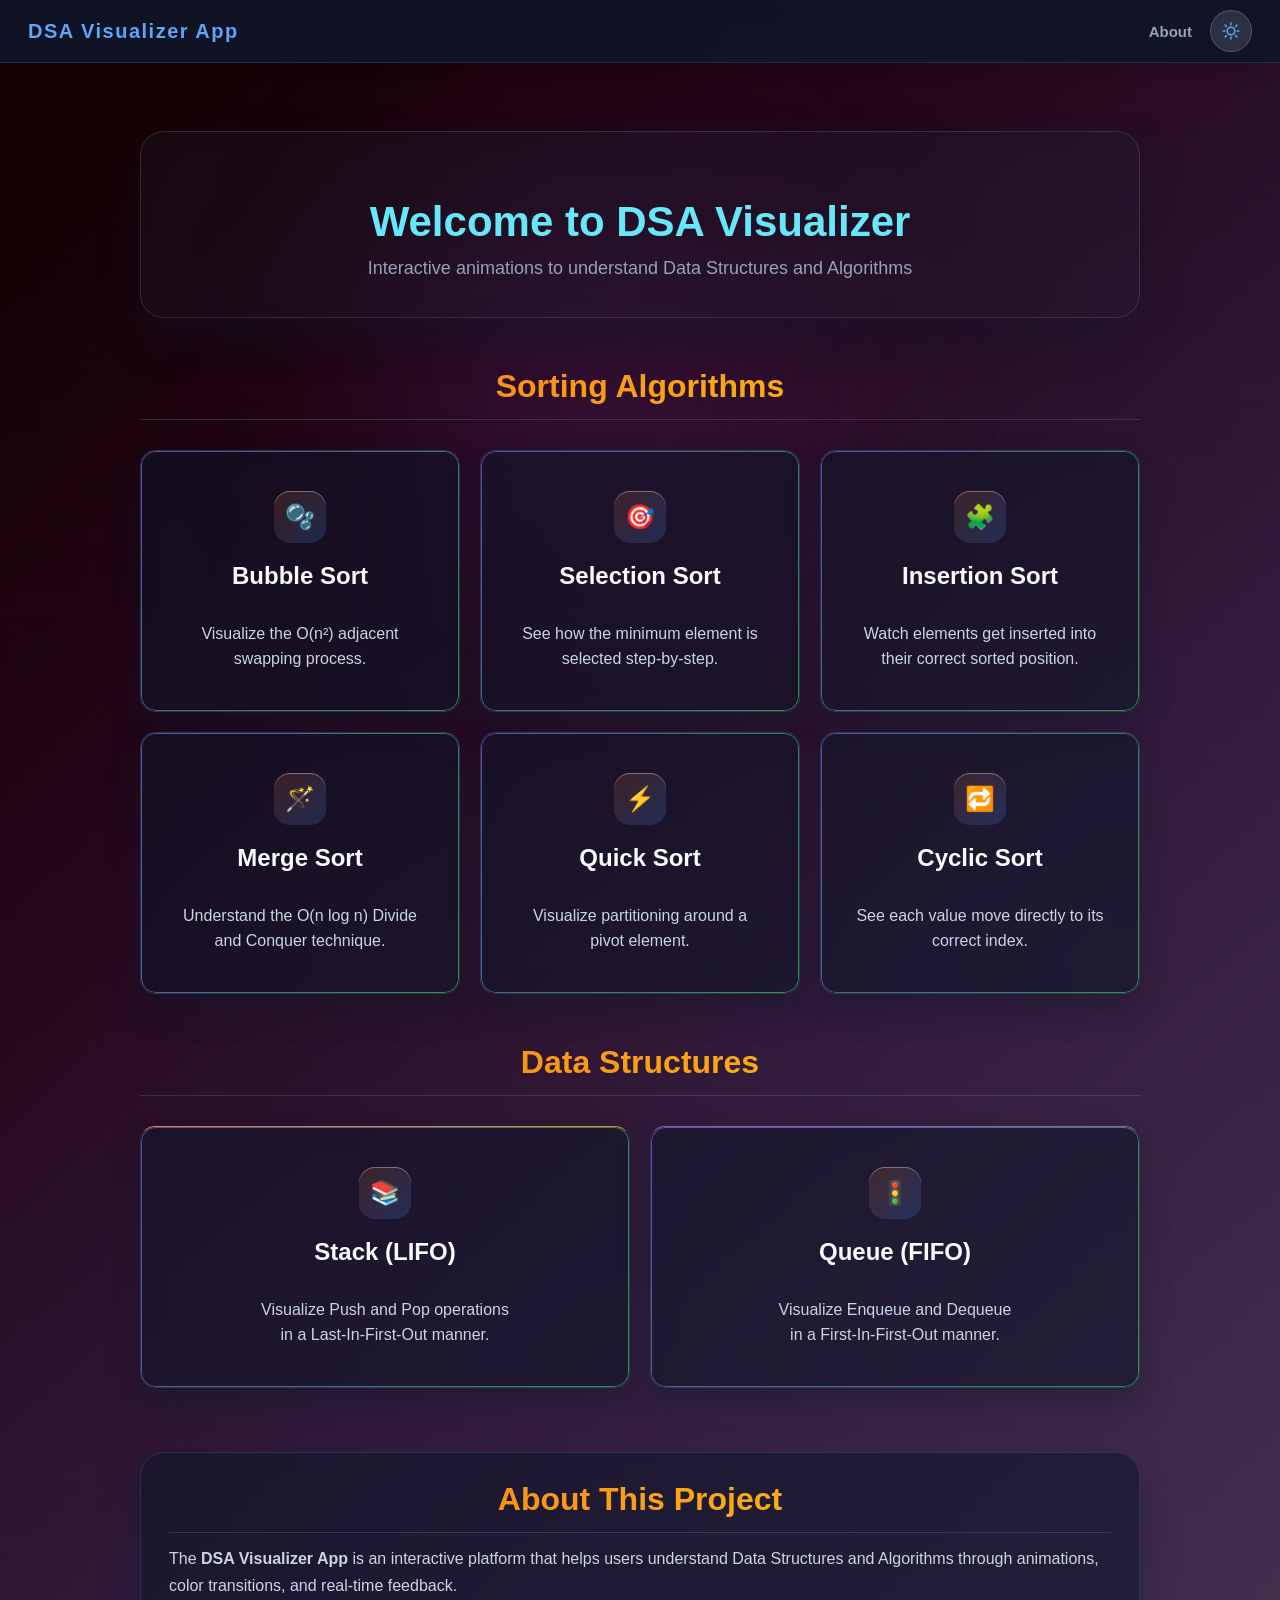
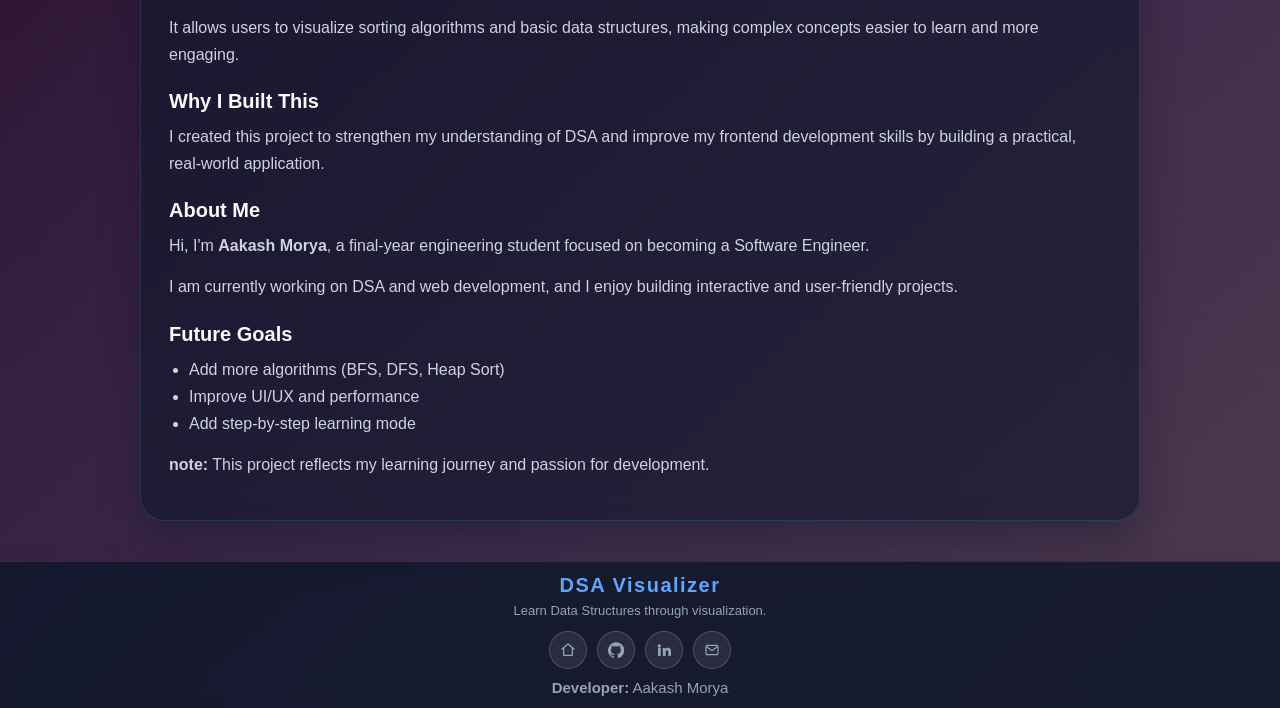
<file: index.html>
<!DOCTYPE html>
<html lang="en">
<head>
    <meta charset="UTF-8">
    <meta name="viewport" content="width=device-width, initial-scale=1.0">
    <title>DSA Visualizer Master</title>
    
    <link rel="stylesheet" href="global-theme.css">
    <link rel="stylesheet" href="style.css">
    
</head>
<body class="dark-mode">
    <nav class="navbar">
        <a class="nav-brand" href="index.html">DSA Visualizer App</a>
        <div class="nav-actions">
            <a class="nav-link" href="#about">About</a>
            <button class="theme-toggle" id="theme-toggle" type="button">Light Mode</button>
        </div>
    </nav>

    <div class="container">
        <header class="hero">
            <h1>Welcome to DSA Visualizer</h1>
            <p>Interactive animations to understand Data Structures and Algorithms</p>
        </header>

        <h2 class="section-title" id="visualizers">Sorting Algorithms</h2>
        <div class="grid">
            <a href="Bubble sort/Bubble_idx.html" class="card">
                <div class="icon-wrapper">
                    <div class="card-icon" aria-hidden="true">🫧</div>
                    <span class="tooltip">Open Bubble Sort Visualizer</span>
                </div>
                <h3>Bubble Sort</h3>
                <p>Visualize the O(n²) adjacent swapping process.</p>
            </a>
            <a href="Selection sort/selection.html" class="card">
                <div class="icon-wrapper">
                    <div class="card-icon" aria-hidden="true">🎯</div>
                    <span class="tooltip">Open Selection Sort Visualizer</span>
                </div>
                <h3>Selection Sort</h3>
                <p>See how the minimum element is selected step-by-step.</p>
            </a>
            <a href="insertion sort/insertion.html" class="card">
                <div class="icon-wrapper">
                    <div class="card-icon" aria-hidden="true">🧩</div>
                    <span class="tooltip">Open Insertion Sort Visualizer</span>
                </div>
                <h3>Insertion Sort</h3>
                <p>Watch elements get inserted into their correct sorted position.</p>
            </a>
            <a href="merge sort/merge.html" class="card">
                <div class="icon-wrapper">
                    <div class="card-icon" aria-hidden="true">🪄</div>
                    <span class="tooltip">Open Merge Sort Visualizer</span>
                </div>
                <h3>Merge Sort</h3>
                <p>Understand the O(n log n) Divide and Conquer technique.</p>
            </a>
            <a href="Quick sort/quick.html" class="card">
                <div class="icon-wrapper">
                    <div class="card-icon" aria-hidden="true">⚡</div>
                    <span class="tooltip">Open Quick Sort Visualizer</span>
                </div>
                <h3>Quick Sort</h3>
                <p>Visualize partitioning around a pivot element.</p>
            </a>
            <a href="Cyclic sort/cyclic.html" class="card">
                <div class="icon-wrapper">
                    <div class="card-icon" aria-hidden="true">🔁</div>
                    <span class="tooltip">Open Cyclic Sort Visualizer</span>
                </div>
                <h3>Cyclic Sort</h3>
                <p>See each value move directly to its correct index.</p>
            </a>
        </div>

        <h2 class="section-title" style="margin-top: 50px;">Data Structures</h2>
        <div class="grid">
            <a href="Stack/stack.html" class="card" style="border-top-color: #e67e22;">
                <div class="icon-wrapper">
                    <div class="card-icon" aria-hidden="true">📚</div>
                    <span class="tooltip">Open Stack Visualizer</span>
                </div>
                <h3>Stack (LIFO)</h3>
                <p>Visualize Push and Pop operations in a Last-In-First-Out manner.</p>
            </a>
            <a href="Queue/queue.html" class="card" style="border-top-color: #9b59b6;">
                <div class="icon-wrapper">
                    <div class="card-icon" aria-hidden="true">🚦</div>
                    <span class="tooltip">Open Queue Visualizer</span>
                </div>
                <h3>Queue (FIFO)</h3>
                <p>Visualize Enqueue and Dequeue in a First-In-First-Out manner.</p>
            </a>
        </div>

        <section class="about-panel" id="about">
            <h2 class="section-title">About This Project</h2>
            <p>
                The <strong>DSA Visualizer App</strong> is an interactive platform that helps users understand Data Structures and Algorithms through animations, color transitions, and real-time feedback.
            </p>
            <p>
                It allows users to visualize sorting algorithms and basic data structures, making complex concepts easier to learn and more engaging.
            </p>

            <h3>Why I Built This</h3>
            <p>
                I created this project to strengthen my understanding of DSA and improve my frontend development skills by building a practical, real-world application.
            </p>

            <h3>About Me</h3>
            <p>
                Hi, I'm <strong>Aakash Morya</strong>, a final-year engineering student focused on becoming a Software Engineer.
            </p>
            <p>
                I am currently working on DSA and web development, and I enjoy building interactive and user-friendly projects.
            </p>

            <h3>Future Goals</h3>
            <ul>
                <li>Add more algorithms (BFS, DFS, Heap Sort)</li>
                <li>Improve UI/UX and performance</li>
                <li>Add step-by-step learning mode</li>
            </ul>

            <p>
                <strong>note:</strong> This project reflects my learning journey and passion for development.
            </p>
        </section>
    </div>

    <footer class="footer">
        <div class="footer-simple">
            <div class="footer-row footer-row-brand">
                <a class="footer-brand" href="index.html">DSA Visualizer</a>
                <p class="footer-text">Learn Data Structures through visualization.</p>
            </div>

            <div class="footer-row footer-row-icons">
                <a class="footer-icon-link" href="index.html" aria-label="Home" title="Home">
                    <svg viewBox="0 0 24 24" aria-hidden="true" fill="none" stroke="currentColor" stroke-width="1.9" stroke-linecap="round" stroke-linejoin="round">
                        <path d="M3 10.5 12 3l9 7.5"></path>
                        <path d="M5.5 9.5V20h13V9.5"></path>
                    </svg>
                </a>
                <a class="footer-icon-link" href="https://github.com/optimisticaakash/DSA-VISUALIZER-APP" target="_blank" rel="noreferrer" aria-label="GitHub" title="GitHub">
                    <svg viewBox="0 0 24 24" aria-hidden="true" fill="currentColor">
                        <path d="M12 .5a12 12 0 0 0-3.79 23.39c.6.11.82-.26.82-.58v-2.03c-3.34.73-4.04-1.42-4.04-1.42-.55-1.38-1.33-1.75-1.33-1.75-1.08-.74.08-.72.08-.72 1.2.08 1.83 1.22 1.83 1.22 1.06 1.83 2.79 1.3 3.47 1 .11-.78.42-1.31.76-1.61-2.66-.3-5.46-1.33-5.46-5.9 0-1.3.46-2.36 1.22-3.2-.12-.3-.53-1.52.12-3.16 0 0 .99-.32 3.24 1.22a11.2 11.2 0 0 1 5.9 0c2.24-1.54 3.23-1.22 3.23-1.22.66 1.64.25 2.86.12 3.16.76.84 1.22 1.9 1.22 3.2 0 4.58-2.8 5.6-5.47 5.9.43.37.81 1.1.81 2.22v3.29c0 .32.21.7.82.58A12 12 0 0 0 12 .5Z"></path>
                    </svg>
                </a>
                <a class="footer-icon-link" href="https://www.linkedin.com/in/aakash-morya-24767926a/" aria-label="LinkedIn" title="LinkedIn">
                    <svg viewBox="0 0 24 24" aria-hidden="true" fill="currentColor">
                        <path d="M4.98 3.5A2.48 2.48 0 1 0 5 8.46 2.48 2.48 0 0 0 4.98 3.5ZM3 9h4v12H3Zm7 0h3.83v1.64h.05c.53-1 1.84-2.05 3.79-2.05 4.05 0 4.8 2.66 4.8 6.11V21h-4v-5.56c0-1.33-.03-3.04-1.85-3.04-1.86 0-2.15 1.45-2.15 2.95V21h-4Z"></path>
                    </svg>
                </a>
                <a class="footer-icon-link" href="mailto:aakashmoryavipno1@gmail.com" aria-label="Email" title="Email">
                    <svg viewBox="0 0 24 24" aria-hidden="true" fill="none" stroke="currentColor" stroke-width="1.8" stroke-linecap="round" stroke-linejoin="round">
                        <rect x="3" y="5" width="18" height="14" rx="2"></rect>
                        <path d="m4 7 8 6 8-6"></path>
                    </svg>
                </a>
            </div>

            <div class="footer-row footer-row-developer">
                <p><strong>Developer:</strong> Aakash Morya</p>
            </div>
        </div>
    </footer>
    <script src="theme.js"></script>
</body>
</html>
</file>
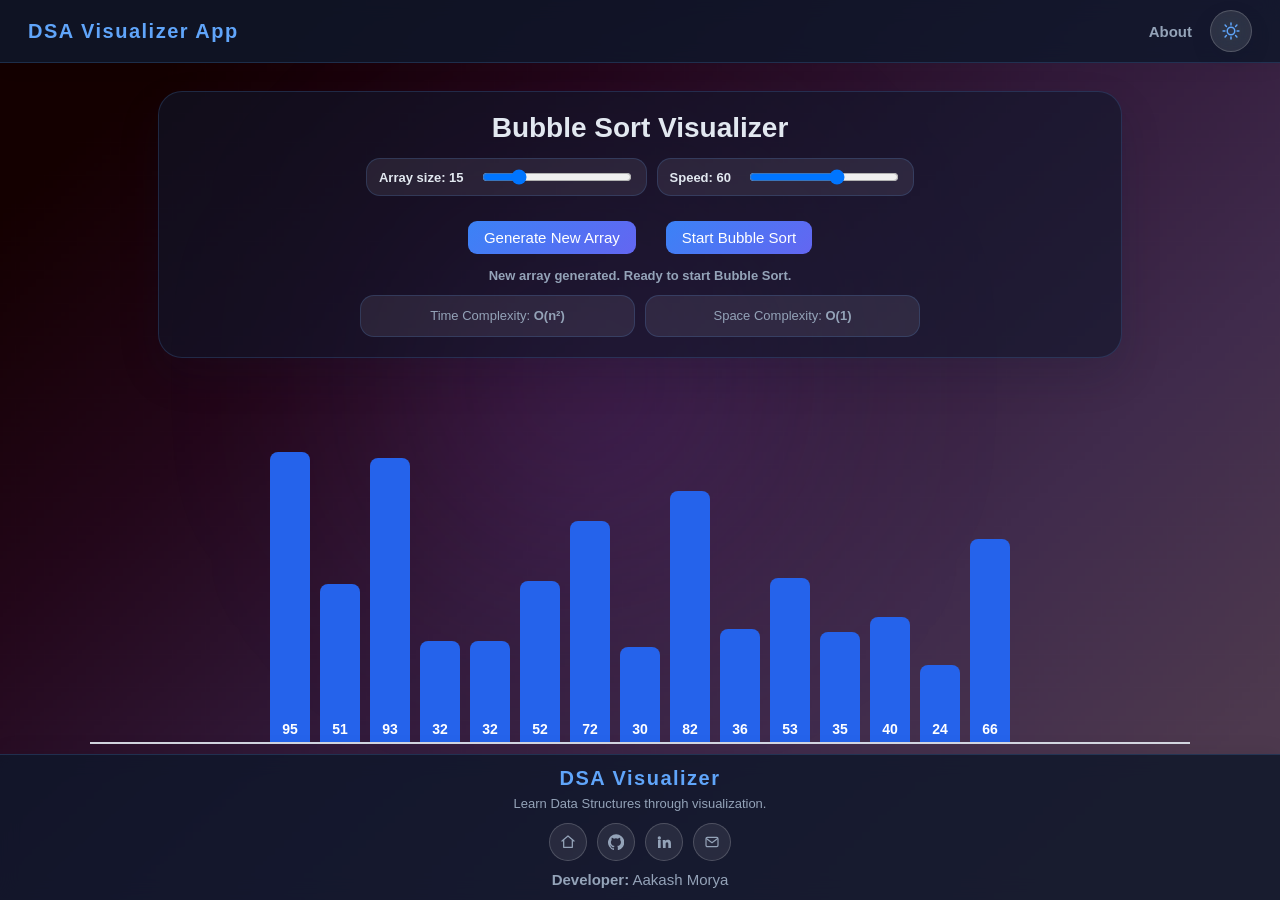
<file: Bubble sort/Bubble_idx.html>
<!DOCTYPE html>
<html lang="en">
<head>
    <meta charset="UTF-8">
    <meta name="viewport" content="width=device-width, initial-scale=1.0">
    <title>Bubble Sort Visualizer</title>
    <link rel="stylesheet" href="../global-theme.css">
    <link rel="stylesheet" href="Bubble_cs.css">
</head>
<body>
    <nav class="navbar">
        <a class="nav-brand" href="../index.html">DSA Visualizer App</a>
        <div class="nav-actions">
            <a class="nav-link" href="../index.html#about">About</a>
            <button class="theme-toggle" id="theme-toggle" type="button">Light Mode</button>
        </div>
    </nav>
    <div class="header">
        <h1>Bubble Sort Visualizer</h1>
        <div class="controls">
            <div class="slider-container">
                <label for="size-slider">Array size: 
                    <span id = "size-value">15</span>
                </label>
                <input type="range" id = "size-slider" min = "5" max = "50" value = "15">
            </div>
            <div class="slider-container">
                <label for="speed-slider">Speed:
                    <span id="speed-value">60</span>
                </label>
                <input type="range" id="speed-slider" min="1" max="100" value="60">
            </div>
            <div class="action-row">
                <button id="generate-btn">Generate New Array</button>
                <button id="sort-btn">Start Bubble Sort</button>
            </div>
        </div>
        <p class="status-line" id="status-text">Ready to visualize Bubble Sort.</p>
        <div class="meta-grid">
            <div class="meta-card">Time Complexity: <strong>O(n²)</strong></div>
            <div class="meta-card">Space Complexity: <strong>O(1)</strong></div>
        </div>
    </div>
    
    <div id="array-container"></div>

    <footer class="footer">
        <div class="footer-simple">
            <div class="footer-row footer-row-brand">
                <a class="footer-brand" href="../index.html">DSA Visualizer</a>
                <p class="footer-text">Learn Data Structures through visualization.</p>
            </div>

            <div class="footer-row footer-row-icons">
                <a class="footer-icon-link" href="../index.html" aria-label="Home" title="Home">
                    <svg viewBox="0 0 24 24" aria-hidden="true" fill="none" stroke="currentColor" stroke-width="1.9" stroke-linecap="round" stroke-linejoin="round">
                        <path d="M3 10.5 12 3l9 7.5"></path>
                        <path d="M5.5 9.5V20h13V9.5"></path>
                    </svg>
                </a>
                <a class="footer-icon-link" href="https://github.com/" target="_blank" rel="noreferrer" aria-label="GitHub" title="GitHub">
                    <svg viewBox="0 0 24 24" aria-hidden="true" fill="currentColor">
                        <path d="M12 .5a12 12 0 0 0-3.79 23.39c.6.11.82-.26.82-.58v-2.03c-3.34.73-4.04-1.42-4.04-1.42-.55-1.38-1.33-1.75-1.33-1.75-1.08-.74.08-.72.08-.72 1.2.08 1.83 1.22 1.83 1.22 1.06 1.83 2.79 1.3 3.47 1 .11-.78.42-1.31.76-1.61-2.66-.3-5.46-1.33-5.46-5.9 0-1.3.46-2.36 1.22-3.2-.12-.3-.53-1.52.12-3.16 0 0 .99-.32 3.24 1.22a11.2 11.2 0 0 1 5.9 0c2.24-1.54 3.23-1.22 3.23-1.22.66 1.64.25 2.86.12 3.16.76.84 1.22 1.9 1.22 3.2 0 4.58-2.8 5.6-5.47 5.9.43.37.81 1.1.81 2.22v3.29c0 .32.21.7.82.58A12 12 0 0 0 12 .5Z"></path>
                    </svg>
                </a>
                <a class="footer-icon-link" href="#" aria-label="LinkedIn" title="LinkedIn">
                    <svg viewBox="0 0 24 24" aria-hidden="true" fill="currentColor">
                        <path d="M4.98 3.5A2.48 2.48 0 1 0 5 8.46 2.48 2.48 0 0 0 4.98 3.5ZM3 9h4v12H3Zm7 0h3.83v1.64h.05c.53-1 1.84-2.05 3.79-2.05 4.05 0 4.8 2.66 4.8 6.11V21h-4v-5.56c0-1.33-.03-3.04-1.85-3.04-1.86 0-2.15 1.45-2.15 2.95V21h-4Z"></path>
                    </svg>
                </a>
                <a class="footer-icon-link" href="mailto:your-email@example.com" aria-label="Email" title="Email">
                    <svg viewBox="0 0 24 24" aria-hidden="true" fill="none" stroke="currentColor" stroke-width="1.8" stroke-linecap="round" stroke-linejoin="round">
                        <rect x="3" y="5" width="18" height="14" rx="2"></rect>
                        <path d="m4 7 8 6 8-6"></path>
                    </svg>
                </a>
            </div>

            <div class="footer-row footer-row-developer">
                <p><strong>Developer:</strong> Aakash Morya</p>
            </div>
        </div>
    </footer>

    <script src="../theme.js"></script>
    <script src="../audio.js"></script>
    <script src="bubble_st.js"></script>
</body>
</html>
</file>
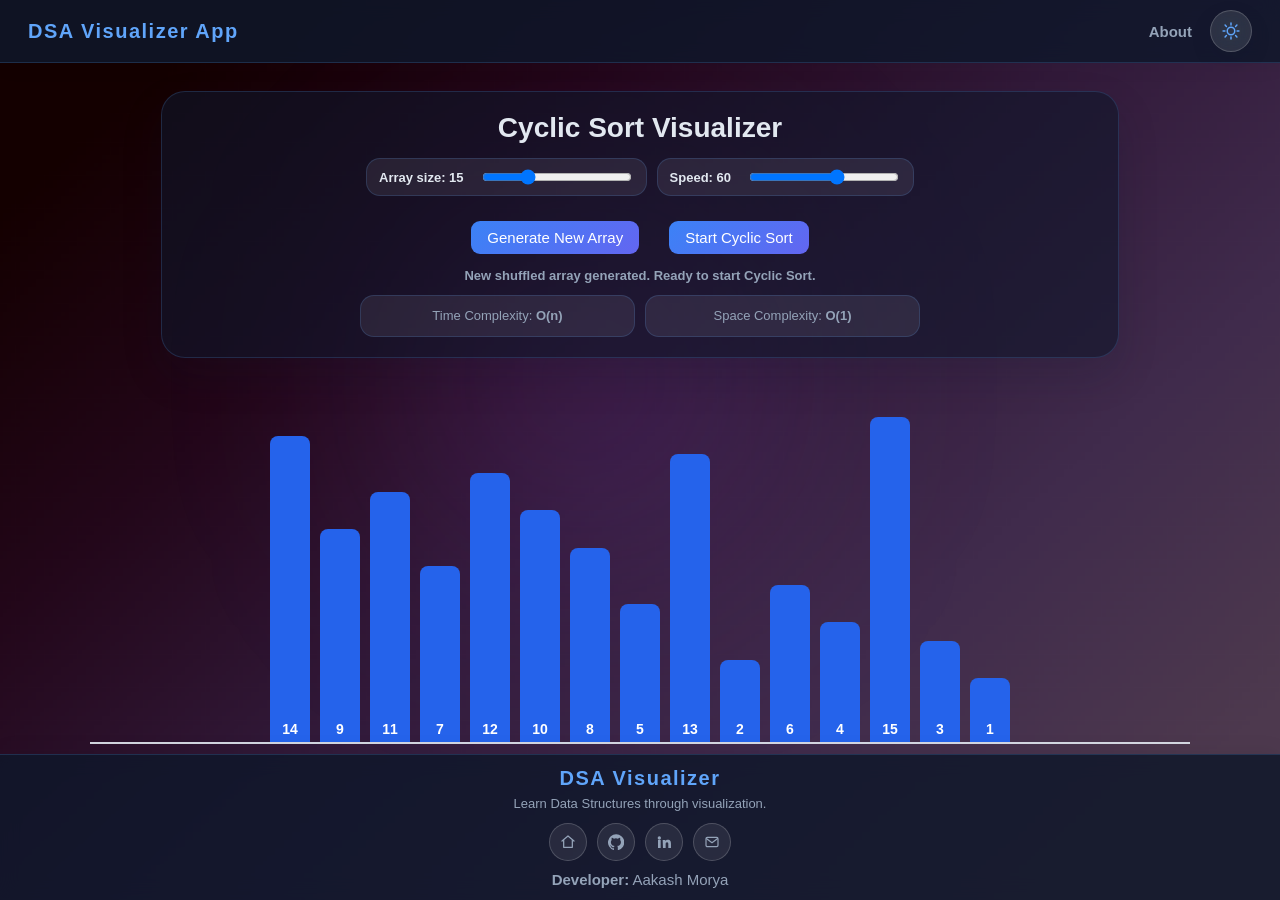
<file: Cyclic sort/cyclic.html>
<!DOCTYPE html>
<html lang="en">
<head>
    <meta charset="UTF-8">
    <meta name="viewport" content="width=device-width, initial-scale=1.0">
    <title>Cyclic Sort Visualizer</title>
    <link rel="stylesheet" href="../global-theme.css">
    <link rel="stylesheet" href="cyclic.css">
</head>
<body>
    <nav class="navbar">
        <a class="nav-brand" href="../index.html">DSA Visualizer App</a>
        <div class="nav-actions">
            <a class="nav-link" href="../index.html#about">About</a>
            <button class="theme-toggle" id="theme-toggle" type="button">Light Mode</button>
        </div>
    </nav>
    <div class="header">
        <h1>Cyclic Sort Visualizer</h1>
        <div class="controls">
            <div class="slider-container">
                <label for="size-slider">Array size:
                    <span id="size-value">15</span>
                </label>
                <input type="range" id="size-slider" min="5" max="40" value="15">
            </div>
            <div class="slider-container">
                <label for="speed-slider">Speed:
                    <span id="speed-value">60</span>
                </label>
                <input type="range" id="speed-slider" min="1" max="100" value="60">
            </div>
            <div class="action-row">
                <button id="generate-btn">Generate New Array</button>
                <button id="sort-btn">Start Cyclic Sort</button>
            </div>
        </div>
        <p class="status-line" id="status-text">Ready to visualize Cyclic Sort with values from 1 to n.</p>
        <div class="meta-grid">
            <div class="meta-card">Time Complexity: <strong>O(n)</strong></div>
            <div class="meta-card">Space Complexity: <strong>O(1)</strong></div>
        </div>
    </div>

    <div id="array-container"></div>

    <footer class="footer">
        <div class="footer-simple">
            <div class="footer-row footer-row-brand">
                <a class="footer-brand" href="../index.html">DSA Visualizer</a>
                <p class="footer-text">Learn Data Structures through visualization.</p>
            </div>

            <div class="footer-row footer-row-icons">
                <a class="footer-icon-link" href="../index.html" aria-label="Home" title="Home">
                    <svg viewBox="0 0 24 24" aria-hidden="true" fill="none" stroke="currentColor" stroke-width="1.9" stroke-linecap="round" stroke-linejoin="round">
                        <path d="M3 10.5 12 3l9 7.5"></path>
                        <path d="M5.5 9.5V20h13V9.5"></path>
                    </svg>
                </a>
                <a class="footer-icon-link" href="https://github.com/" target="_blank" rel="noreferrer" aria-label="GitHub" title="GitHub">
                    <svg viewBox="0 0 24 24" aria-hidden="true" fill="currentColor">
                        <path d="M12 .5a12 12 0 0 0-3.79 23.39c.6.11.82-.26.82-.58v-2.03c-3.34.73-4.04-1.42-4.04-1.42-.55-1.38-1.33-1.75-1.33-1.75-1.08-.74.08-.72.08-.72 1.2.08 1.83 1.22 1.83 1.22 1.06 1.83 2.79 1.3 3.47 1 .11-.78.42-1.31.76-1.61-2.66-.3-5.46-1.33-5.46-5.9 0-1.3.46-2.36 1.22-3.2-.12-.3-.53-1.52.12-3.16 0 0 .99-.32 3.24 1.22a11.2 11.2 0 0 1 5.9 0c2.24-1.54 3.23-1.22 3.23-1.22.66 1.64.25 2.86.12 3.16.76.84 1.22 1.9 1.22 3.2 0 4.58-2.8 5.6-5.47 5.9.43.37.81 1.1.81 2.22v3.29c0 .32.21.7.82.58A12 12 0 0 0 12 .5Z"></path>
                    </svg>
                </a>
                <a class="footer-icon-link" href="#" aria-label="LinkedIn" title="LinkedIn">
                    <svg viewBox="0 0 24 24" aria-hidden="true" fill="currentColor">
                        <path d="M4.98 3.5A2.48 2.48 0 1 0 5 8.46 2.48 2.48 0 0 0 4.98 3.5ZM3 9h4v12H3Zm7 0h3.83v1.64h.05c.53-1 1.84-2.05 3.79-2.05 4.05 0 4.8 2.66 4.8 6.11V21h-4v-5.56c0-1.33-.03-3.04-1.85-3.04-1.86 0-2.15 1.45-2.15 2.95V21h-4Z"></path>
                    </svg>
                </a>
                <a class="footer-icon-link" href="mailto:your-email@example.com" aria-label="Email" title="Email">
                    <svg viewBox="0 0 24 24" aria-hidden="true" fill="none" stroke="currentColor" stroke-width="1.8" stroke-linecap="round" stroke-linejoin="round">
                        <rect x="3" y="5" width="18" height="14" rx="2"></rect>
                        <path d="m4 7 8 6 8-6"></path>
                    </svg>
                </a>
            </div>

            <div class="footer-row footer-row-developer">
                <p><strong>Developer:</strong> Aakash Morya</p>
            </div>
        </div>
    </footer>

    <script src="../theme.js"></script>
    <script src="../audio.js"></script>
    <script src="cyclic.js"></script>
</body>
</html>
</file>
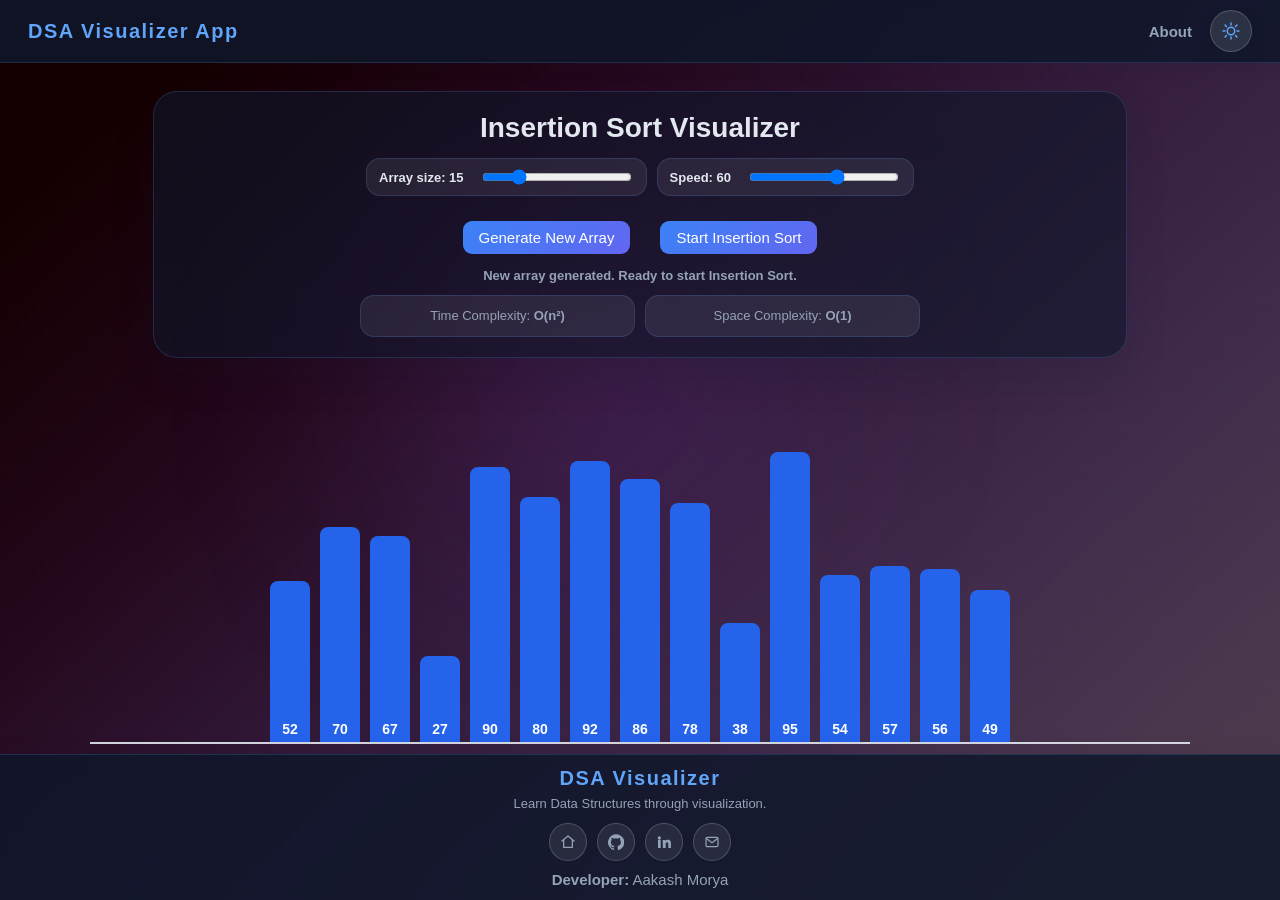
<file: insertion sort/insertion.html>
<!DOCTYPE html>
<html lang="en">
<head>
    <meta charset="UTF-8">
    <meta name="viewport" content="width=device-width, initial-scale=1.0">
    <title>Insertion Sort Visualizer</title>
    <link rel="stylesheet" href="../global-theme.css">
    <link rel="stylesheet" href="insertion.css">
</head>
<body>
    <nav class="navbar">
        <a class="nav-brand" href="../index.html">DSA Visualizer App</a>
        <div class="nav-actions">
            <a class="nav-link" href="../index.html#about">About</a>
            <button class="theme-toggle" id="theme-toggle" type="button">Light Mode</button>
        </div>
    </nav>
    <div class="header">
        <h1>Insertion Sort Visualizer</h1>
        <div class="controls">
            <div class="slider-container">
                <label for="size-slider">Array size: 
                    <span id = "size-value">15</span>
                </label>
                <input type="range" id = "size-slider" min = "5" max = "50" value = "15">
            </div>
            <div class="slider-container">
                <label for="speed-slider">Speed:
                    <span id="speed-value">60</span>
                </label>
                <input type="range" id="speed-slider" min="1" max="100" value="60">
            </div>
            <div class="action-row">
                <button id="generate-btn">Generate New Array</button>
                <button id="sort-btn">Start Insertion Sort</button>
            </div>
        </div>
        <p class="status-line" id="status-text">Ready to visualize Insertion Sort.</p>
        <div class="meta-grid">
            <div class="meta-card">Time Complexity: <strong>O(n²)</strong></div>
            <div class="meta-card">Space Complexity: <strong>O(1)</strong></div>
        </div>
    </div>
    
    <div id="array-container"></div>

    <footer class="footer">
        <div class="footer-simple">
            <div class="footer-row footer-row-brand">
                <a class="footer-brand" href="../index.html">DSA Visualizer</a>
                <p class="footer-text">Learn Data Structures through visualization.</p>
            </div>

            <div class="footer-row footer-row-icons">
                <a class="footer-icon-link" href="../index.html" aria-label="Home" title="Home">
                    <svg viewBox="0 0 24 24" aria-hidden="true" fill="none" stroke="currentColor" stroke-width="1.9" stroke-linecap="round" stroke-linejoin="round">
                        <path d="M3 10.5 12 3l9 7.5"></path>
                        <path d="M5.5 9.5V20h13V9.5"></path>
                    </svg>
                </a>
                <a class="footer-icon-link" href="https://github.com/" target="_blank" rel="noreferrer" aria-label="GitHub" title="GitHub">
                    <svg viewBox="0 0 24 24" aria-hidden="true" fill="currentColor">
                        <path d="M12 .5a12 12 0 0 0-3.79 23.39c.6.11.82-.26.82-.58v-2.03c-3.34.73-4.04-1.42-4.04-1.42-.55-1.38-1.33-1.75-1.33-1.75-1.08-.74.08-.72.08-.72 1.2.08 1.83 1.22 1.83 1.22 1.06 1.83 2.79 1.3 3.47 1 .11-.78.42-1.31.76-1.61-2.66-.3-5.46-1.33-5.46-5.9 0-1.3.46-2.36 1.22-3.2-.12-.3-.53-1.52.12-3.16 0 0 .99-.32 3.24 1.22a11.2 11.2 0 0 1 5.9 0c2.24-1.54 3.23-1.22 3.23-1.22.66 1.64.25 2.86.12 3.16.76.84 1.22 1.9 1.22 3.2 0 4.58-2.8 5.6-5.47 5.9.43.37.81 1.1.81 2.22v3.29c0 .32.21.7.82.58A12 12 0 0 0 12 .5Z"></path>
                    </svg>
                </a>
                <a class="footer-icon-link" href="#" aria-label="LinkedIn" title="LinkedIn">
                    <svg viewBox="0 0 24 24" aria-hidden="true" fill="currentColor">
                        <path d="M4.98 3.5A2.48 2.48 0 1 0 5 8.46 2.48 2.48 0 0 0 4.98 3.5ZM3 9h4v12H3Zm7 0h3.83v1.64h.05c.53-1 1.84-2.05 3.79-2.05 4.05 0 4.8 2.66 4.8 6.11V21h-4v-5.56c0-1.33-.03-3.04-1.85-3.04-1.86 0-2.15 1.45-2.15 2.95V21h-4Z"></path>
                    </svg>
                </a>
                <a class="footer-icon-link" href="mailto:your-email@example.com" aria-label="Email" title="Email">
                    <svg viewBox="0 0 24 24" aria-hidden="true" fill="none" stroke="currentColor" stroke-width="1.8" stroke-linecap="round" stroke-linejoin="round">
                        <rect x="3" y="5" width="18" height="14" rx="2"></rect>
                        <path d="m4 7 8 6 8-6"></path>
                    </svg>
                </a>
            </div>

            <div class="footer-row footer-row-developer">
                <p><strong>Developer:</strong> Aakash Morya</p>
            </div>
        </div>
    </footer>

    <script src="../theme.js"></script>
    <script src="../audio.js"></script>
    <script src="insertion.js"></script>
</body>
</html>
</file>
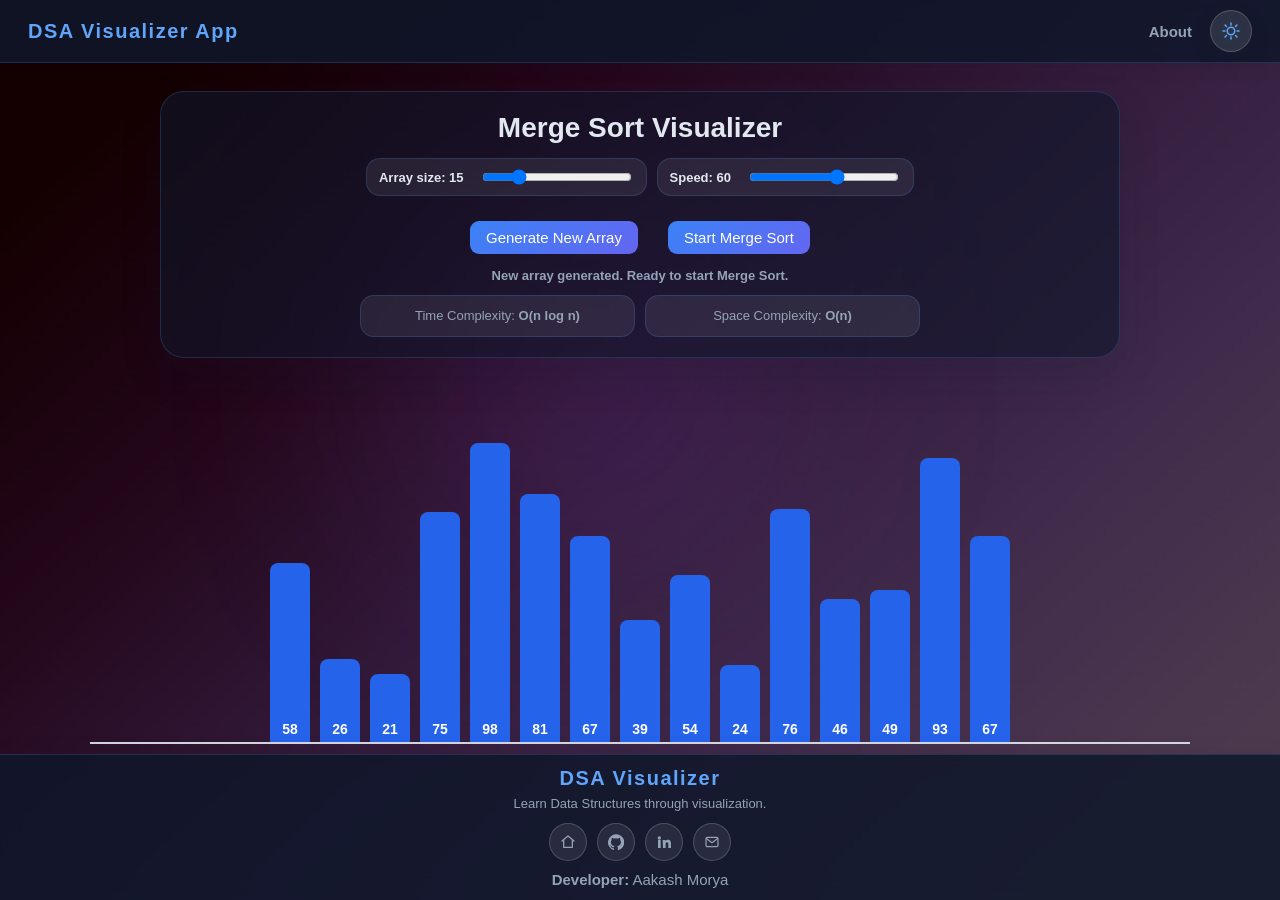
<file: merge sort/merge.html>
<!DOCTYPE html>
<html lang="en">
<head>
    <meta charset="UTF-8">
    <meta name="viewport" content="width=device-width, initial-scale=1.0">
    <title>Merge Sort Visualizer</title>
    <link rel="stylesheet" href="../global-theme.css">
    <link rel="stylesheet" href="merge.css">
</head>
<body>
    <nav class="navbar">
        <a class="nav-brand" href="../index.html">DSA Visualizer App</a>
        <div class="nav-actions">
            <a class="nav-link" href="../index.html#about">About</a>
            <button class="theme-toggle" id="theme-toggle" type="button">Light Mode</button>
        </div>
    </nav>
    <div class="header">
        <h1>Merge Sort Visualizer</h1>
        <div class="controls">
            <div class="slider-container">
                <label for="size-slider">Array size: 
                    <span id = "size-value">15</span>
                </label>
                <input type="range" id = "size-slider" min = "5" max = "50" value = "15">
            </div>
            <div class="slider-container">
                <label for="speed-slider">Speed:
                    <span id="speed-value">60</span>
                </label>
                <input type="range" id="speed-slider" min="1" max="100" value="60">
            </div>
            <div class="action-row">
                <button id="generate-btn">Generate New Array</button>
                <button id="sort-btn">Start Merge Sort</button>
            </div>
        </div>
        <p class="status-line" id="status-text">Ready to visualize Merge Sort.</p>
        <div class="meta-grid">
            <div class="meta-card">Time Complexity: <strong>O(n log n)</strong></div>
            <div class="meta-card">Space Complexity: <strong>O(n)</strong></div>
        </div>
    </div>
    
    <div id="array-container"></div>

    <footer class="footer">
        <div class="footer-simple">
            <div class="footer-row footer-row-brand">
                <a class="footer-brand" href="../index.html">DSA Visualizer</a>
                <p class="footer-text">Learn Data Structures through visualization.</p>
            </div>

            <div class="footer-row footer-row-icons">
                <a class="footer-icon-link" href="../index.html" aria-label="Home" title="Home">
                    <svg viewBox="0 0 24 24" aria-hidden="true" fill="none" stroke="currentColor" stroke-width="1.9" stroke-linecap="round" stroke-linejoin="round">
                        <path d="M3 10.5 12 3l9 7.5"></path>
                        <path d="M5.5 9.5V20h13V9.5"></path>
                    </svg>
                </a>
                <a class="footer-icon-link" href="https://github.com/" target="_blank" rel="noreferrer" aria-label="GitHub" title="GitHub">
                    <svg viewBox="0 0 24 24" aria-hidden="true" fill="currentColor">
                        <path d="M12 .5a12 12 0 0 0-3.79 23.39c.6.11.82-.26.82-.58v-2.03c-3.34.73-4.04-1.42-4.04-1.42-.55-1.38-1.33-1.75-1.33-1.75-1.08-.74.08-.72.08-.72 1.2.08 1.83 1.22 1.83 1.22 1.06 1.83 2.79 1.3 3.47 1 .11-.78.42-1.31.76-1.61-2.66-.3-5.46-1.33-5.46-5.9 0-1.3.46-2.36 1.22-3.2-.12-.3-.53-1.52.12-3.16 0 0 .99-.32 3.24 1.22a11.2 11.2 0 0 1 5.9 0c2.24-1.54 3.23-1.22 3.23-1.22.66 1.64.25 2.86.12 3.16.76.84 1.22 1.9 1.22 3.2 0 4.58-2.8 5.6-5.47 5.9.43.37.81 1.1.81 2.22v3.29c0 .32.21.7.82.58A12 12 0 0 0 12 .5Z"></path>
                    </svg>
                </a>
                <a class="footer-icon-link" href="#" aria-label="LinkedIn" title="LinkedIn">
                    <svg viewBox="0 0 24 24" aria-hidden="true" fill="currentColor">
                        <path d="M4.98 3.5A2.48 2.48 0 1 0 5 8.46 2.48 2.48 0 0 0 4.98 3.5ZM3 9h4v12H3Zm7 0h3.83v1.64h.05c.53-1 1.84-2.05 3.79-2.05 4.05 0 4.8 2.66 4.8 6.11V21h-4v-5.56c0-1.33-.03-3.04-1.85-3.04-1.86 0-2.15 1.45-2.15 2.95V21h-4Z"></path>
                    </svg>
                </a>
                <a class="footer-icon-link" href="mailto:your-email@example.com" aria-label="Email" title="Email">
                    <svg viewBox="0 0 24 24" aria-hidden="true" fill="none" stroke="currentColor" stroke-width="1.8" stroke-linecap="round" stroke-linejoin="round">
                        <rect x="3" y="5" width="18" height="14" rx="2"></rect>
                        <path d="m4 7 8 6 8-6"></path>
                    </svg>
                </a>
            </div>

            <div class="footer-row footer-row-developer">
                <p><strong>Developer:</strong> Aakash Morya</p>
            </div>
        </div>
    </footer>

    <script src="../theme.js"></script>
    <script src="../audio.js"></script>
    <script src="merge.js"></script>
</body>
</html>
</file>
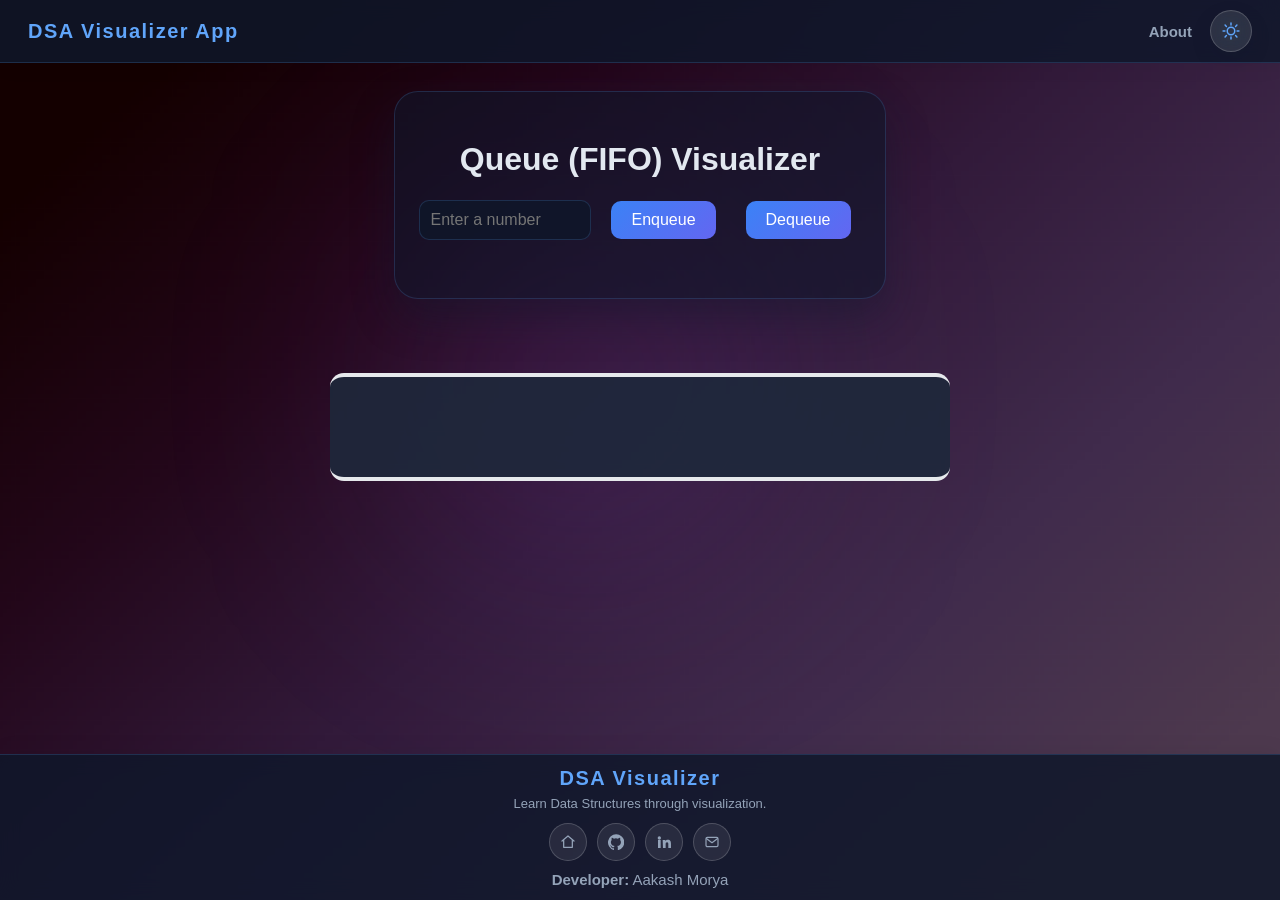
<file: Queue/queue.html>
<!DOCTYPE html>
<html lang="en">
<head>
    <meta charset="UTF-8">
    <meta name="viewport" content="width=device-width, initial-scale=1.0">
    <title>Queue Visualizer</title>
    <link rel="stylesheet" href="../global-theme.css">
    <link rel="stylesheet" href="queue.css">
</head>
<body>
    <nav class="navbar">
        <a class="nav-brand" href="../index.html">DSA Visualizer App</a>
        <div class="nav-actions">
            <a class="nav-link" href="../index.html#about">About</a>
            <button class="theme-toggle" id="theme-toggle" type="button">Light Mode</button>
        </div>
    </nav>
    <div class="header">
        <h1>Queue (FIFO) Visualizer</h1>
        <div class="controls">
            <input type="number" id="queue-input" placeholder="Enter a number" />
            <button id="enqueue-btn">Enqueue</button>
            <button id="dequeue-btn">Dequeue</button>
        </div>
    </div>
    
    <div id="queue-container"></div>

    <footer class="footer">
        <div class="footer-simple">
            <div class="footer-row footer-row-brand">
                <a class="footer-brand" href="../index.html">DSA Visualizer</a>
                <p class="footer-text">Learn Data Structures through visualization.</p>
            </div>

            <div class="footer-row footer-row-icons">
                <a class="footer-icon-link" href="../index.html" aria-label="Home" title="Home">
                    <svg viewBox="0 0 24 24" aria-hidden="true" fill="none" stroke="currentColor" stroke-width="1.9" stroke-linecap="round" stroke-linejoin="round">
                        <path d="M3 10.5 12 3l9 7.5"></path>
                        <path d="M5.5 9.5V20h13V9.5"></path>
                    </svg>
                </a>
                <a class="footer-icon-link" href="https://github.com/" target="_blank" rel="noreferrer" aria-label="GitHub" title="GitHub">
                    <svg viewBox="0 0 24 24" aria-hidden="true" fill="currentColor">
                        <path d="M12 .5a12 12 0 0 0-3.79 23.39c.6.11.82-.26.82-.58v-2.03c-3.34.73-4.04-1.42-4.04-1.42-.55-1.38-1.33-1.75-1.33-1.75-1.08-.74.08-.72.08-.72 1.2.08 1.83 1.22 1.83 1.22 1.06 1.83 2.79 1.3 3.47 1 .11-.78.42-1.31.76-1.61-2.66-.3-5.46-1.33-5.46-5.9 0-1.3.46-2.36 1.22-3.2-.12-.3-.53-1.52.12-3.16 0 0 .99-.32 3.24 1.22a11.2 11.2 0 0 1 5.9 0c2.24-1.54 3.23-1.22 3.23-1.22.66 1.64.25 2.86.12 3.16.76.84 1.22 1.9 1.22 3.2 0 4.58-2.8 5.6-5.47 5.9.43.37.81 1.1.81 2.22v3.29c0 .32.21.7.82.58A12 12 0 0 0 12 .5Z"></path>
                    </svg>
                </a>
                <a class="footer-icon-link" href="#" aria-label="LinkedIn" title="LinkedIn">
                    <svg viewBox="0 0 24 24" aria-hidden="true" fill="currentColor">
                        <path d="M4.98 3.5A2.48 2.48 0 1 0 5 8.46 2.48 2.48 0 0 0 4.98 3.5ZM3 9h4v12H3Zm7 0h3.83v1.64h.05c.53-1 1.84-2.05 3.79-2.05 4.05 0 4.8 2.66 4.8 6.11V21h-4v-5.56c0-1.33-.03-3.04-1.85-3.04-1.86 0-2.15 1.45-2.15 2.95V21h-4Z"></path>
                    </svg>
                </a>
                <a class="footer-icon-link" href="mailto:your-email@example.com" aria-label="Email" title="Email">
                    <svg viewBox="0 0 24 24" aria-hidden="true" fill="none" stroke="currentColor" stroke-width="1.8" stroke-linecap="round" stroke-linejoin="round">
                        <rect x="3" y="5" width="18" height="14" rx="2"></rect>
                        <path d="m4 7 8 6 8-6"></path>
                    </svg>
                </a>
            </div>

            <div class="footer-row footer-row-developer">
                <p><strong>Developer:</strong> Aakash Morya</p>
            </div>
        </div>
    </footer>

    <script src="../theme.js"></script>
    <script src="../audio.js"></script>
    <script src="queue.js"></script>
</body>
</html>
</file>
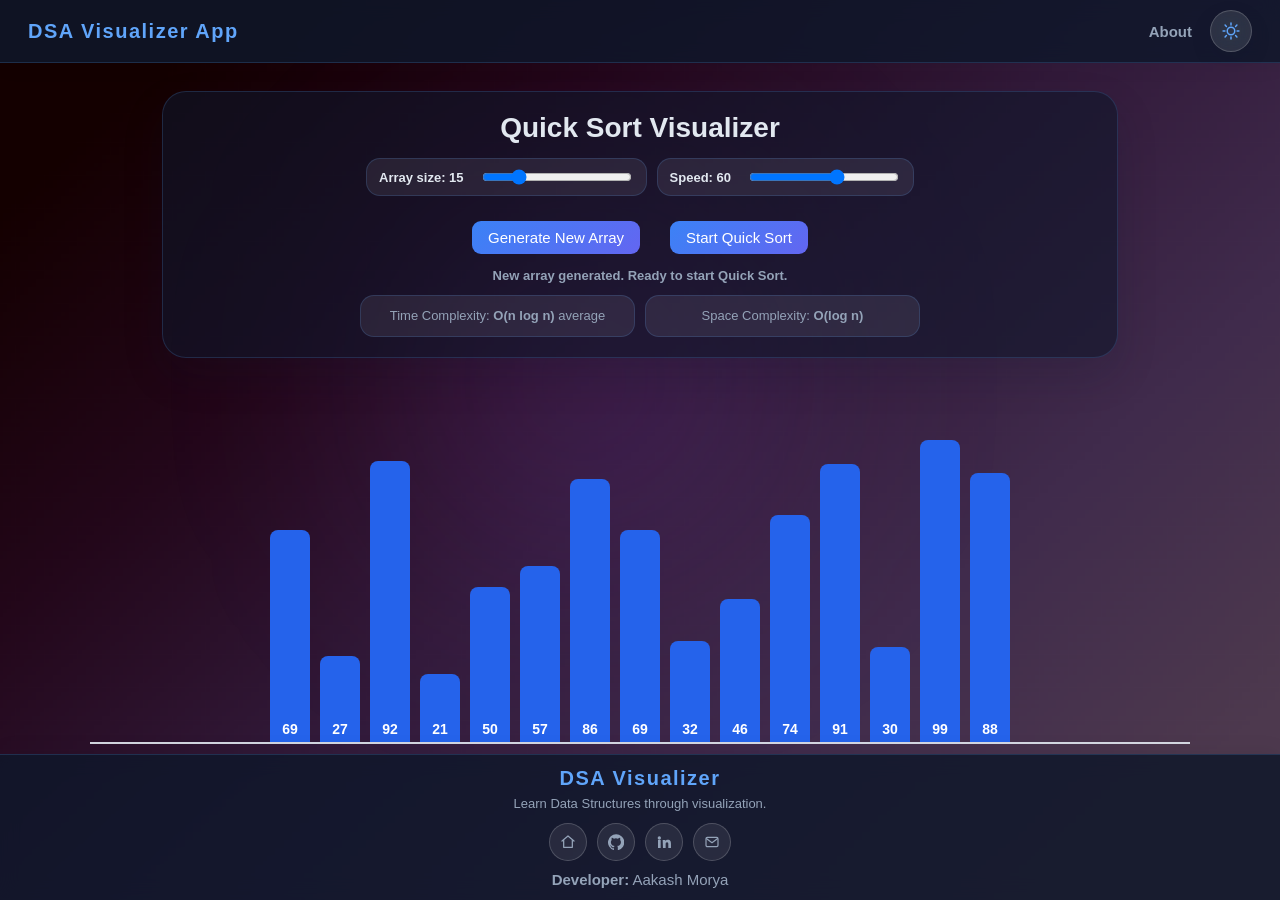
<file: Quick sort/quick.html>
<!DOCTYPE html>
<html lang="en">
<head>
    <meta charset="UTF-8">
    <meta name="viewport" content="width=device-width, initial-scale=1.0">
    <title>Quick Sort Visualizer</title>
    <link rel="stylesheet" href="../global-theme.css">
    <link rel="stylesheet" href="quick.css">
</head>
<body>
    <nav class="navbar">
        <a class="nav-brand" href="../index.html">DSA Visualizer App</a>
        <div class="nav-actions">
            <a class="nav-link" href="../index.html#about">About</a>
            <button class="theme-toggle" id="theme-toggle" type="button">Light Mode</button>
        </div>
    </nav>
    <div class="header">
        <h1>Quick Sort Visualizer</h1>
        <div class="controls">
            <div class="slider-container">
                <label for="size-slider">Array size: 
                    <span id = "size-value">15</span>
                </label>
                <input type="range" id = "size-slider" min = "5" max = "50" value = "15">
            </div>
            <div class="slider-container">
                <label for="speed-slider">Speed:
                    <span id="speed-value">60</span>
                </label>
                <input type="range" id="speed-slider" min="1" max="100" value="60">
            </div>
            <div class="action-row">
                <button id="generate-btn">Generate New Array</button>
                <button id="sort-btn">Start Quick Sort</button>
            </div>
        </div>
        <p class="status-line" id="status-text">Ready to visualize Quick Sort.</p>
        <div class="meta-grid">
            <div class="meta-card">Time Complexity: <strong>O(n log n)</strong> average</div>
            <div class="meta-card">Space Complexity: <strong>O(log n)</strong></div>
        </div>
    </div>
    
    <div id="array-container"></div>

    <footer class="footer">
        <div class="footer-simple">
            <div class="footer-row footer-row-brand">
                <a class="footer-brand" href="../index.html">DSA Visualizer</a>
                <p class="footer-text">Learn Data Structures through visualization.</p>
            </div>

            <div class="footer-row footer-row-icons">
                <a class="footer-icon-link" href="../index.html" aria-label="Home" title="Home">
                    <svg viewBox="0 0 24 24" aria-hidden="true" fill="none" stroke="currentColor" stroke-width="1.9" stroke-linecap="round" stroke-linejoin="round">
                        <path d="M3 10.5 12 3l9 7.5"></path>
                        <path d="M5.5 9.5V20h13V9.5"></path>
                    </svg>
                </a>
                <a class="footer-icon-link" href="https://github.com/" target="_blank" rel="noreferrer" aria-label="GitHub" title="GitHub">
                    <svg viewBox="0 0 24 24" aria-hidden="true" fill="currentColor">
                        <path d="M12 .5a12 12 0 0 0-3.79 23.39c.6.11.82-.26.82-.58v-2.03c-3.34.73-4.04-1.42-4.04-1.42-.55-1.38-1.33-1.75-1.33-1.75-1.08-.74.08-.72.08-.72 1.2.08 1.83 1.22 1.83 1.22 1.06 1.83 2.79 1.3 3.47 1 .11-.78.42-1.31.76-1.61-2.66-.3-5.46-1.33-5.46-5.9 0-1.3.46-2.36 1.22-3.2-.12-.3-.53-1.52.12-3.16 0 0 .99-.32 3.24 1.22a11.2 11.2 0 0 1 5.9 0c2.24-1.54 3.23-1.22 3.23-1.22.66 1.64.25 2.86.12 3.16.76.84 1.22 1.9 1.22 3.2 0 4.58-2.8 5.6-5.47 5.9.43.37.81 1.1.81 2.22v3.29c0 .32.21.7.82.58A12 12 0 0 0 12 .5Z"></path>
                    </svg>
                </a>
                <a class="footer-icon-link" href="#" aria-label="LinkedIn" title="LinkedIn">
                    <svg viewBox="0 0 24 24" aria-hidden="true" fill="currentColor">
                        <path d="M4.98 3.5A2.48 2.48 0 1 0 5 8.46 2.48 2.48 0 0 0 4.98 3.5ZM3 9h4v12H3Zm7 0h3.83v1.64h.05c.53-1 1.84-2.05 3.79-2.05 4.05 0 4.8 2.66 4.8 6.11V21h-4v-5.56c0-1.33-.03-3.04-1.85-3.04-1.86 0-2.15 1.45-2.15 2.95V21h-4Z"></path>
                    </svg>
                </a>
                <a class="footer-icon-link" href="mailto:your-email@example.com" aria-label="Email" title="Email">
                    <svg viewBox="0 0 24 24" aria-hidden="true" fill="none" stroke="currentColor" stroke-width="1.8" stroke-linecap="round" stroke-linejoin="round">
                        <rect x="3" y="5" width="18" height="14" rx="2"></rect>
                        <path d="m4 7 8 6 8-6"></path>
                    </svg>
                </a>
            </div>

            <div class="footer-row footer-row-developer">
                <p><strong>Developer:</strong> Aakash Morya</p>
            </div>
        </div>
    </footer>

    <script src="../theme.js"></script>
    <script src="../audio.js"></script>
    <script src="quick.js"></script>
</body>
</html>
</file>
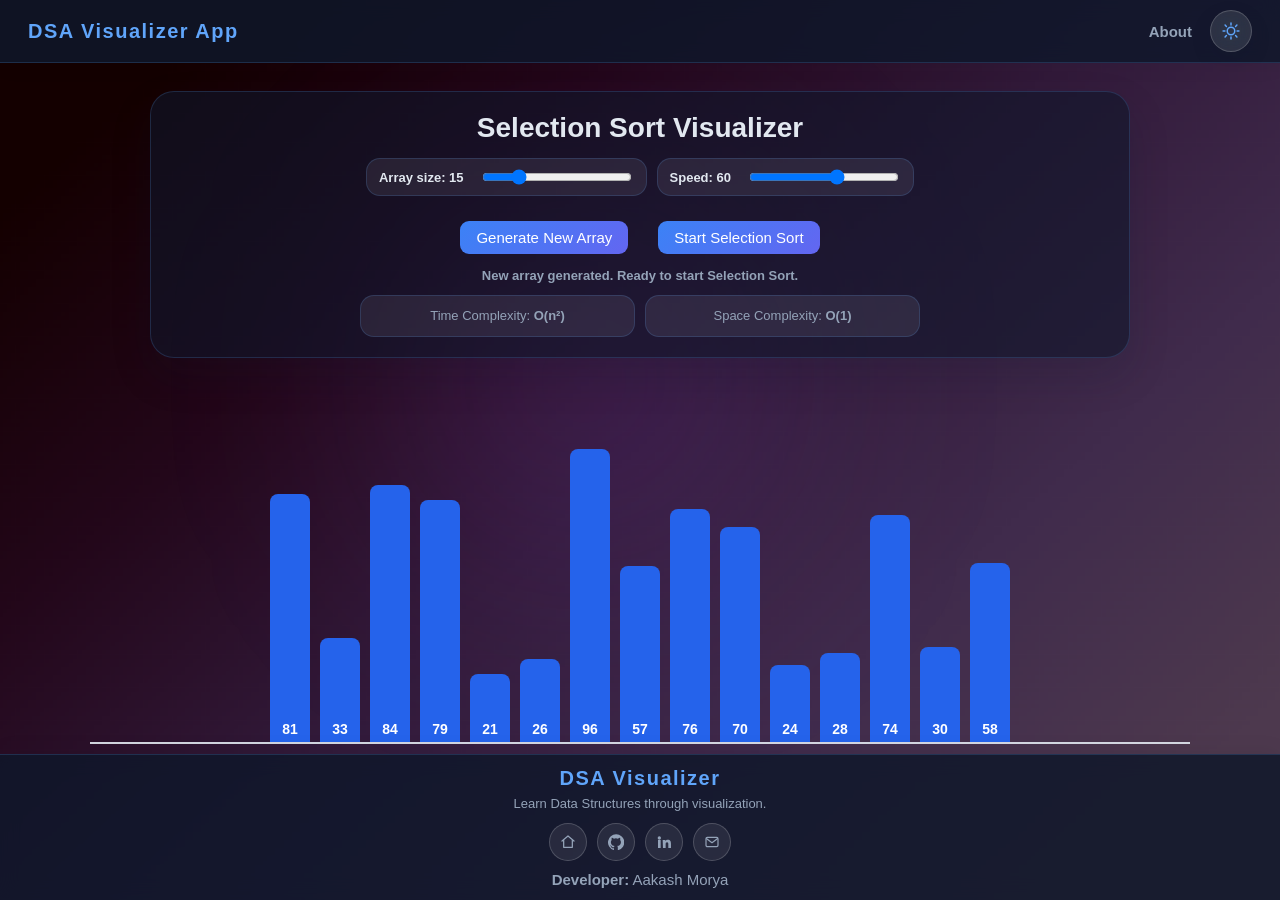
<file: Selection sort/selection.html>
<!DOCTYPE html>
<html lang="en">
<head>
    <meta charset="UTF-8">
    <meta name="viewport" content="width=device-width, initial-scale=1.0">
    <title>Selection Sort Visualizer</title>
    <link rel="stylesheet" href="../global-theme.css">
    <link rel="stylesheet" href="selection.css">
</head>
<body>
    <nav class="navbar">
        <a class="nav-brand" href="../index.html">DSA Visualizer App</a>
        <div class="nav-actions">
            <a class="nav-link" href="../index.html#about">About</a>
            <button class="theme-toggle" id="theme-toggle" type="button">Light Mode</button>
        </div>
    </nav>
    <div class="header">
        <h1>Selection Sort Visualizer</h1>
        <div class="controls">
            <div class="slider-container">
                <label for="size-slider">Array size: 
                    <span id = "size-value">15</span>
                </label>
                <input type="range" id = "size-slider" min = "5" max = "50" value = "15">
            </div>
            <div class="slider-container">
                <label for="speed-slider">Speed:
                    <span id="speed-value">60</span>
                </label>
                <input type="range" id="speed-slider" min="1" max="100" value="60">
            </div>
            <div class="action-row">
                <button id="generate-btn">Generate New Array</button>
                <button id="sort-btn">Start Selection Sort</button>
            </div>
        </div>
        <p class="status-line" id="status-text">Ready to visualize Selection Sort.</p>
        <div class="meta-grid">
            <div class="meta-card">Time Complexity: <strong>O(n²)</strong></div>
            <div class="meta-card">Space Complexity: <strong>O(1)</strong></div>
        </div>
    </div>
    
    <div id="array-container"></div>

    <footer class="footer">
        <div class="footer-simple">
            <div class="footer-row footer-row-brand">
                <a class="footer-brand" href="../index.html">DSA Visualizer</a>
                <p class="footer-text">Learn Data Structures through visualization.</p>
            </div>

            <div class="footer-row footer-row-icons">
                <a class="footer-icon-link" href="../index.html" aria-label="Home" title="Home">
                    <svg viewBox="0 0 24 24" aria-hidden="true" fill="none" stroke="currentColor" stroke-width="1.9" stroke-linecap="round" stroke-linejoin="round">
                        <path d="M3 10.5 12 3l9 7.5"></path>
                        <path d="M5.5 9.5V20h13V9.5"></path>
                    </svg>
                </a>
                <a class="footer-icon-link" href="https://github.com/" target="_blank" rel="noreferrer" aria-label="GitHub" title="GitHub">
                    <svg viewBox="0 0 24 24" aria-hidden="true" fill="currentColor">
                        <path d="M12 .5a12 12 0 0 0-3.79 23.39c.6.11.82-.26.82-.58v-2.03c-3.34.73-4.04-1.42-4.04-1.42-.55-1.38-1.33-1.75-1.33-1.75-1.08-.74.08-.72.08-.72 1.2.08 1.83 1.22 1.83 1.22 1.06 1.83 2.79 1.3 3.47 1 .11-.78.42-1.31.76-1.61-2.66-.3-5.46-1.33-5.46-5.9 0-1.3.46-2.36 1.22-3.2-.12-.3-.53-1.52.12-3.16 0 0 .99-.32 3.24 1.22a11.2 11.2 0 0 1 5.9 0c2.24-1.54 3.23-1.22 3.23-1.22.66 1.64.25 2.86.12 3.16.76.84 1.22 1.9 1.22 3.2 0 4.58-2.8 5.6-5.47 5.9.43.37.81 1.1.81 2.22v3.29c0 .32.21.7.82.58A12 12 0 0 0 12 .5Z"></path>
                    </svg>
                </a>
                <a class="footer-icon-link" href="#" aria-label="LinkedIn" title="LinkedIn">
                    <svg viewBox="0 0 24 24" aria-hidden="true" fill="currentColor">
                        <path d="M4.98 3.5A2.48 2.48 0 1 0 5 8.46 2.48 2.48 0 0 0 4.98 3.5ZM3 9h4v12H3Zm7 0h3.83v1.64h.05c.53-1 1.84-2.05 3.79-2.05 4.05 0 4.8 2.66 4.8 6.11V21h-4v-5.56c0-1.33-.03-3.04-1.85-3.04-1.86 0-2.15 1.45-2.15 2.95V21h-4Z"></path>
                    </svg>
                </a>
                <a class="footer-icon-link" href="mailto:your-email@example.com" aria-label="Email" title="Email">
                    <svg viewBox="0 0 24 24" aria-hidden="true" fill="none" stroke="currentColor" stroke-width="1.8" stroke-linecap="round" stroke-linejoin="round">
                        <rect x="3" y="5" width="18" height="14" rx="2"></rect>
                        <path d="m4 7 8 6 8-6"></path>
                    </svg>
                </a>
            </div>

            <div class="footer-row footer-row-developer">
                <p><strong>Developer:</strong> Aakash Morya</p>
            </div>
        </div>
    </footer>

    <script src="../theme.js"></script>
    <script src="../audio.js"></script>
    <script src="seletion.js"></script>
</body>
</html>
</file>
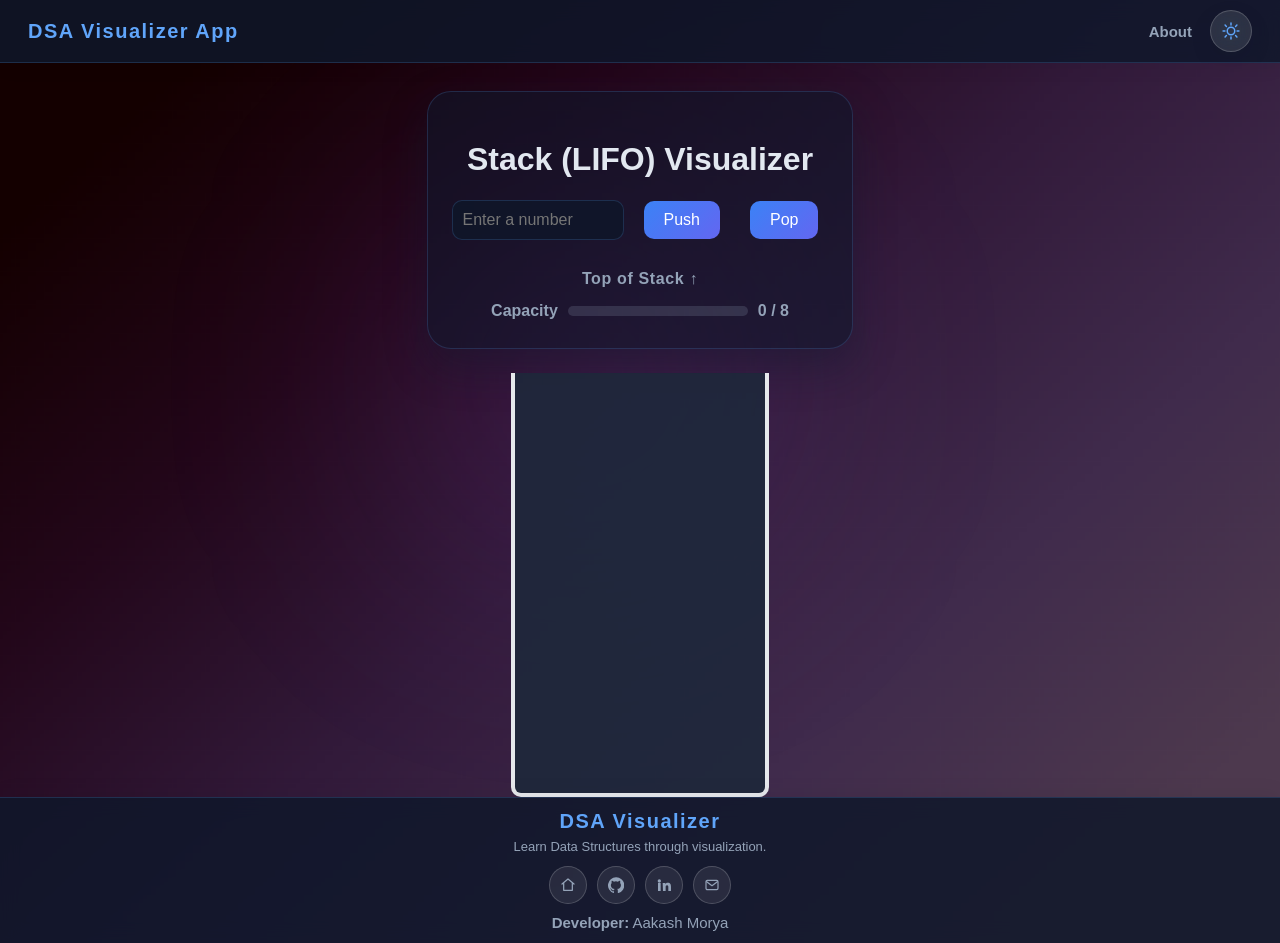
<file: Stack/stack.html>
<!DOCTYPE html>
<html lang="en">
<head>
    <meta charset="UTF-8">
    <meta name="viewport" content="width=device-width, initial-scale=1.0">
    <title>Stack Visualizer</title>
    <link rel="stylesheet" href="../global-theme.css">
    <link rel="stylesheet" href="stack.css">
</head>
<body>
    <nav class="navbar">
        <a class="nav-brand" href="../index.html">DSA Visualizer App</a>
        <div class="nav-actions">
            <a class="nav-link" href="../index.html#about">About</a>
            <button class="theme-toggle" id="theme-toggle" type="button">Light Mode</button>
        </div>
    </nav>
    <div class="header">
        <h1>Stack (LIFO) Visualizer</h1>
        <div class="controls">
            <input type="number" id="stack-input" placeholder="Enter a number" />
            <button id="push-btn">Push</button>
            <button id="pop-btn">Pop</button>
        </div>
        <div class="stack-meta">
            <div class="stack-label">Top of Stack ↑</div>
            <div class="capacity-wrap">
                <span>Capacity</span>
                <div class="capacity-bar">
                    <div class="capacity-fill" id="capacity-fill"></div>
                </div>
                <span id="capacity-text">0 / 8</span>
            </div>
        </div>
    </div>
    
    <div id="stack-container"></div>

    <footer class="footer">
        <div class="footer-simple">
            <div class="footer-row footer-row-brand">
                <a class="footer-brand" href="../index.html">DSA Visualizer</a>
                <p class="footer-text">Learn Data Structures through visualization.</p>
            </div>

            <div class="footer-row footer-row-icons">
                <a class="footer-icon-link" href="../index.html" aria-label="Home" title="Home">
                    <svg viewBox="0 0 24 24" aria-hidden="true" fill="none" stroke="currentColor" stroke-width="1.9" stroke-linecap="round" stroke-linejoin="round">
                        <path d="M3 10.5 12 3l9 7.5"></path>
                        <path d="M5.5 9.5V20h13V9.5"></path>
                    </svg>
                </a>
                <a class="footer-icon-link" href="https://github.com/" target="_blank" rel="noreferrer" aria-label="GitHub" title="GitHub">
                    <svg viewBox="0 0 24 24" aria-hidden="true" fill="currentColor">
                        <path d="M12 .5a12 12 0 0 0-3.79 23.39c.6.11.82-.26.82-.58v-2.03c-3.34.73-4.04-1.42-4.04-1.42-.55-1.38-1.33-1.75-1.33-1.75-1.08-.74.08-.72.08-.72 1.2.08 1.83 1.22 1.83 1.22 1.06 1.83 2.79 1.3 3.47 1 .11-.78.42-1.31.76-1.61-2.66-.3-5.46-1.33-5.46-5.9 0-1.3.46-2.36 1.22-3.2-.12-.3-.53-1.52.12-3.16 0 0 .99-.32 3.24 1.22a11.2 11.2 0 0 1 5.9 0c2.24-1.54 3.23-1.22 3.23-1.22.66 1.64.25 2.86.12 3.16.76.84 1.22 1.9 1.22 3.2 0 4.58-2.8 5.6-5.47 5.9.43.37.81 1.1.81 2.22v3.29c0 .32.21.7.82.58A12 12 0 0 0 12 .5Z"></path>
                    </svg>
                </a>
                <a class="footer-icon-link" href="#" aria-label="LinkedIn" title="LinkedIn">
                    <svg viewBox="0 0 24 24" aria-hidden="true" fill="currentColor">
                        <path d="M4.98 3.5A2.48 2.48 0 1 0 5 8.46 2.48 2.48 0 0 0 4.98 3.5ZM3 9h4v12H3Zm7 0h3.83v1.64h.05c.53-1 1.84-2.05 3.79-2.05 4.05 0 4.8 2.66 4.8 6.11V21h-4v-5.56c0-1.33-.03-3.04-1.85-3.04-1.86 0-2.15 1.45-2.15 2.95V21h-4Z"></path>
                    </svg>
                </a>
                <a class="footer-icon-link" href="mailto:your-email@example.com" aria-label="Email" title="Email">
                    <svg viewBox="0 0 24 24" aria-hidden="true" fill="none" stroke="currentColor" stroke-width="1.8" stroke-linecap="round" stroke-linejoin="round">
                        <rect x="3" y="5" width="18" height="14" rx="2"></rect>
                        <path d="m4 7 8 6 8-6"></path>
                    </svg>
                </a>
            </div>

            <div class="footer-row footer-row-developer">
                <p><strong>Developer:</strong> Aakash Morya</p>
            </div>
        </div>
    </footer>

    <script src="../theme.js"></script>
    <script src="../audio.js"></script>
    <script src="stack.js"></script>
</body>
</html>
</file>
<file: global-theme.css>
:root {
    --bg-color: linear-gradient(135deg, #e0e7ff, #f8fafc);
    --bg-image: url("./assets/light.png");
    --text-color: #1f2937;
    --muted-text: #52606d;
    --navbar-bg: rgba(255, 255, 255, 0.7);
    --navbar-shadow: rgba(15, 23, 42, 0.08);
    --navbar-border: rgba(37, 99, 235, 0.12);
    --logo-color: #1d4ed8;
    --hero-title: #0f766e;
    --hero-text: #52606d;
    --section-color: #f97316;
    --section-border: rgba(148, 163, 184, 0.45);
    --card-bg: rgba(255, 255, 255, 0.6);
    --card-text: #52606d;
    --card-heading: #102a43;
    --card-hover-bg: #f8fbff;
    --card-shadow: rgba(15, 23, 42, 0.12);
    --card-border: rgba(255, 255, 255, 0.3);
    --container-accent: rgba(255, 255, 255, 0.4);
    --panel-bg: rgba(255, 255, 255, 0.68);
    --panel-border: rgba(148, 163, 184, 0.35);
    --panel-shadow: rgba(15, 23, 42, 0.16);
    --input-bg: rgba(255, 255, 255, 0.92);
    --input-text: #0f172a;
    --input-border: rgba(148, 163, 184, 0.35);
    --button-bg: linear-gradient(135deg, #3b82f6, #6366f1);
    --button-hover: linear-gradient(135deg, #2563eb, #4f46e5);
    --button-disabled: #94a3b8;
    --axis-color: #475569;
    --bar-color: #2563eb;
    --stack-border: #475569;
    --stack-bg: rgba(255, 255, 255, 0.86);
    --stack-item-bg: #f97316;
    --queue-border: #475569;
    --queue-bg: rgba(255, 255, 255, 0.86);
    --queue-item-bg: #facc15;
    --queue-item-text: #111827;
    --toggle-border: rgba(37, 99, 235, 0.2);
    --toggle-shadow: rgba(37, 99, 235, 0.2);
}

body.dark-mode {
    --bg-color: linear-gradient(135deg, #0f172a, #1e293b);
    --bg-image: url("./assets/dark.png");
    --text-color: #e2e8f0;
    --muted-text: #94a3b8;
    --navbar-bg: rgba(15, 23, 42, 0.84);
    --navbar-shadow: rgba(2, 6, 23, 0.55);
    --navbar-border: rgba(96, 165, 250, 0.18);
    --logo-color: #60a5fa;
    --hero-title: #67e8f9;
    --hero-text: #94a3b8;
    --section-color: #f8fafc;
    --section-border: rgba(148, 163, 184, 0.24);
    --card-bg: rgba(15, 23, 42, 0.56);
    --card-text: #cbd5e1;
    --card-heading: #f8fafc;
    --card-hover-bg: rgba(30, 41, 59, 0.95);
    --card-shadow: rgba(15, 23, 42, 0.42);
    --card-border: rgba(255, 255, 255, 0.12);
    --container-accent: rgba(30, 41, 59, 0.24);
    --panel-bg: rgba(15, 23, 42, 0.6);
    --panel-border: rgba(96, 165, 250, 0.18);
    --panel-shadow: rgba(15, 23, 42, 0.42);
    --input-bg: rgba(15, 23, 42, 0.88);
    --input-text: #f8fafc;
    --input-border: rgba(96, 165, 250, 0.18);
    --button-bg: linear-gradient(135deg, #3b82f6, #6366f1);
    --button-hover: linear-gradient(135deg, #2563eb, #4338ca);
    --button-disabled: #475569;
    --axis-color: rgba(226, 232, 240, 0.92);
    --bar-color: #60a5fa;
    --stack-border: rgba(248, 250, 252, 0.92);
    --stack-bg: rgba(30, 41, 59, 0.9);
    --stack-item-bg: #f97316;
    --queue-border: rgba(248, 250, 252, 0.92);
    --queue-bg: rgba(30, 41, 59, 0.9);
    --queue-item-bg: #facc15;
    --queue-item-text: #111827;
    --toggle-border: rgba(255, 255, 255, 0.18);
    --toggle-shadow: rgba(15, 23, 42, 0.36);
}

html {
    scroll-behavior: smooth;
}

body {
    font-family: Arial, sans-serif;
    background-image: var(--bg-image), var(--bg-color);
    background-repeat: no-repeat, no-repeat;
    background-position: center, center;
    background-size: cover, cover;
    color: var(--text-color);
    min-height: 100vh;
    display: flex;
    flex-direction: column;
    transition: background 0.3s ease, color 0.3s ease, opacity 0.35s ease;
    opacity: 0;
}

body.page-ready {
    opacity: 1;
}

body.dark-mode::before {
    content: "";
    position: fixed;
    width: 400px;
    height: 400px;
    background: radial-gradient(circle, rgba(168, 85, 247, 0.2), transparent);
    top: 20%;
    left: 30%;
    filter: blur(120px);
    pointer-events: none;
    z-index: -1;
}

.navbar {
    background: var(--navbar-bg);
    padding: 10px 28px;
    box-shadow: 0 4px 20px rgba(0, 0, 0, 0.05);
    border-bottom: 1px solid var(--navbar-border);
    backdrop-filter: blur(10px);
    -webkit-backdrop-filter: blur(10px);
    display: flex;
    align-items: center;
    justify-content: space-between;
    gap: 16px;
    flex-wrap: wrap;
    position: sticky;
    top: 0;
    z-index: 1000;
}

.footer {
    background: var(--navbar-bg);
    padding: 12px 28px;
    box-shadow: 0 -4px 20px rgba(0, 0, 0, 0.05);
    border-top: 1px solid var(--navbar-border);
    backdrop-filter: blur(10px);
    -webkit-backdrop-filter: blur(10px);
    display: flex;
    align-items: center;
    justify-content: space-between;
    gap: 10px;
    flex-wrap: wrap;
    margin-top: auto;
}

.footer-simple {
    width: 100%;
    display: flex;
    flex-direction: column;
    align-items: center;
    gap: 10px;
}

.footer-row {
    display: flex;
    align-items: center;
    justify-content: center;
    width: 100%;
}

.footer-row-brand {
    flex-direction: column;
    gap: 4px;
    text-align: center;
}

.footer-text {
    margin: 0;
    color: var(--muted-text);
    line-height: 1.5;
    font-size: 13px;
}

.footer-row-icons {
    gap: 10px;
    flex-wrap: wrap;
}

.footer-row-developer p {
    margin: 0;
    color: var(--muted-text);
    font-size: 15px;
}

.footer-icon-link {
    display: flex;
    align-items: center;
    justify-content: center;
    width: 36px;
    height: 36px;
    color: var(--muted-text);
    text-decoration: none;
    border-radius: 999px;
    border: 1px solid var(--toggle-border);
    background: rgba(255, 255, 255, 0.08);
    transition: color 0.25s ease, background-color 0.25s ease, transform 0.25s ease, box-shadow 0.25s ease;
}

body:not(.dark-mode) .navbar {
    background: rgba(255, 255, 255, 0.9);
    backdrop-filter: blur(10px);
    -webkit-backdrop-filter: blur(10px);
}

body:not(.dark-mode) .footer {
    background: rgba(255, 255, 255, 0.9);
    backdrop-filter: blur(10px);
    -webkit-backdrop-filter: blur(10px);
}

.nav-brand,
.logo,
.footer-brand {
    font-size: 20px;
    font-weight: 700;
    color: var(--logo-color);
    letter-spacing: 1.5px;
    text-decoration: none;
    transition: color 0.3s ease, transform 0.3s ease;
}

.nav-brand:hover,
.logo:hover,
.footer-brand:hover {
    color: #2563eb;
    transform: translateY(-1px);
}

.nav-actions {
    display: flex;
    align-items: center;
    gap: 8px;
}

.nav-link {
    color: var(--muted-text);
    text-decoration: none;
    font-weight: 600;
    font-size: 15px;
    padding: 6px 10px;
    border-radius: 999px;
    transition: color 0.25s ease, background-color 0.25s ease, transform 0.25s ease;
}

.footer-icon-link svg {
    width: 16px;
    height: 16px;
}

.nav-link:hover {
    color: var(--text-color);
    background: rgba(255, 255, 255, 0.12);
    transform: translateY(-1px);
}

.footer-icon-link:hover {
    color: var(--text-color);
    background: rgba(255, 255, 255, 0.12);
    transform: translateY(-1px);
    box-shadow: 0 8px 20px rgba(37, 99, 235, 0.16);
}

.controls {
    display: flex;
    flex-wrap: wrap;
    align-items: center;
    justify-content: center;
    gap: 10px;
}

.action-row {
    width: 100%;
    display: flex;
    justify-content: center;
    gap: 10px;
    flex-wrap: wrap;
}

.slider-container {
    display: flex;
    align-items: center;
    gap: 8px;
    padding: 8px 12px;
    border-radius: 14px;
    background: rgba(255, 255, 255, 0.08);
    border: 1px solid var(--panel-border);
}

.slider-container label {
    font-weight: 700;
    font-size: 13px;
}

.status-line {
    margin: 14px 0 10px;
    color: var(--muted-text);
    font-weight: 600;
    font-size: 13px;
}

.meta-grid {
    display: grid;
    grid-template-columns: repeat(2, minmax(220px, 1fr));
    gap: 10px;
    margin-top: 12px;
    max-width: 560px;
    margin-left: auto;
    margin-right: auto;
}

.meta-card {
    padding: 10px 12px;
    border-radius: 14px;
    background: rgba(255, 255, 255, 0.08);
    border: 1px solid var(--panel-border);
    color: var(--muted-text);
    line-height: 1.5;
    font-size: 13px;
}

#theme-toggle,
.toggle-btn {
    background: rgba(255, 255, 255, 0.12);
    color: var(--logo-color);
    width: 42px;
    height: 42px;
    padding: 0;
    border-radius: 999px;
    border: 1px solid var(--toggle-border);
    cursor: pointer;
    box-shadow: 0 0 0 rgba(59, 130, 246, 0), 0 8px 24px rgba(15, 23, 42, 0.08);
    transition: transform 0.35s ease, box-shadow 0.35s ease, background-color 0.35s ease, color 0.35s ease;
    display: inline-flex;
    align-items: center;
    justify-content: center;
    backdrop-filter: blur(10px);
    -webkit-backdrop-filter: blur(10px);
}

#theme-toggle:hover,
.toggle-btn:hover {
    transform: rotate(18deg) scale(1.06);
    box-shadow: 0 0 22px rgba(59, 130, 246, 0.22), 0 10px 26px rgba(37, 99, 235, 0.18);
    background: rgba(255, 255, 255, 0.18);
}

#theme-toggle svg,
.toggle-btn svg {
    width: 20px;
    height: 20px;
    display: block;
    transition: transform 0.35s ease, filter 0.35s ease;
    filter: drop-shadow(0 0 8px rgba(59, 130, 246, 0.16));
}

#theme-toggle:hover svg,
.toggle-btn:hover svg {
    transform: rotate(-18deg) scale(1.08);
    filter: drop-shadow(0 0 12px rgba(59, 130, 246, 0.26));
}

#theme-toggle:focus-visible,
.toggle-btn:focus-visible,
.card:focus-visible {
    outline: 3px solid rgba(59, 130, 246, 0.32);
    outline-offset: 3px;
}

@media (max-width: 640px) {
    .navbar,
    .footer {
        justify-content: center;
        text-align: center;
        padding: 10px 16px;
    }

    .nav-actions {
        width: 100%;
        justify-content: center;
        flex-wrap: wrap;
    }

    .footer-row-icons {
        justify-content: center;
    }

    .slider-container {
        width: 100%;
        justify-content: center;
        flex-wrap: wrap;
    }

    .meta-grid {
        grid-template-columns: 1fr;
        max-width: 100%;
    }
}
</file>
<file: style.css>
body {
    margin: 0;
    padding: 0;
}

/* Main Container */
.container {
    max-width: 1000px;
    margin: 0 auto;
    padding: 40px 20px;
    position: relative;
}

.hero {
    text-align: center;
    margin-top: 28px;
    margin-bottom: 50px;
    padding: 38px 28px;
    background: var(--container-accent);
    border: 1px solid var(--card-border);
    border-radius: 24px;
    box-shadow: 0 20px 40px var(--card-shadow);
    backdrop-filter: blur(12px);
    -webkit-backdrop-filter: blur(12px);
    animation: fadeUp 0.7s ease both;
}

.hero h1 {
    font-size: 42px;
    color: var(--hero-title);
    margin-bottom: 12px;
}

.hero p {
    font-size: 18px;
    color: var(--hero-text);
    max-width: 720px;
    margin: 0 auto;
}

.section-title {
    text-align: center;
    margin-bottom: 30px;
    background: linear-gradient(90deg, #f97316, #facc15);
    -webkit-background-clip: text;
    background-clip: text;
    color: transparent;
    border-bottom: 1px solid var(--section-border);
    padding-bottom: 14px;
    font-size: 2rem;
    font-weight: 700;
}

/* Grid for Cards */
.grid {
    display: grid;
    grid-template-columns: repeat(auto-fit, minmax(250px, 1fr));
    gap: 20px;
}

/* Individual Cards */
.card {
    background: var(--card-bg);
    backdrop-filter: blur(12px);
    -webkit-backdrop-filter: blur(12px);
    padding: 25px;
    border-radius: 15px;
    text-decoration: none;
    color: var(--text-color);
    text-align: center;
    border-top: 5px solid #3498db;
    border: 1px solid var(--card-border);
    min-height: 210px;
    display: flex;
    flex-direction: column;
    justify-content: center;
    align-items: center;
    box-shadow: 0 16px 30px var(--card-shadow);
    transition: all 0.3s ease;
    overflow: hidden;
    animation: fadeUp 0.7s ease both;
    position: relative;
}

.card:hover {
    transform: translateY(-10px) scale(1.02);
    box-shadow:
        0 20px 40px rgba(0, 0, 0, 0.4),
        0 0 20px rgba(59, 130, 246, 0.4);
    background-color: var(--card-hover-bg);
    border-color: rgba(96, 165, 250, 0.38);
}

body:not(.dark-mode) .card {
    background: #ffffff;
    box-shadow: 0 14px 34px rgba(15, 23, 42, 0.18);
}

body:not(.dark-mode) .card:hover {
    transform: translateY(-12px) scale(1.03);
    box-shadow:
        0 26px 50px rgba(15, 23, 42, 0.28),
        0 0 26px rgba(59, 130, 246, 0.22);
}

.card::before {
    content: "";
    position: absolute;
    inset: 0;
    border-radius: 15px;
    padding: 1px;
    background: linear-gradient(120deg, #6366f1, #22c55e);
    -webkit-mask: linear-gradient(#000 0 0) content-box, linear-gradient(#000 0 0);
    -webkit-mask-composite: xor;
    mask-composite: exclude;
    opacity: 0.75;
    pointer-events: none;
}

.card h3 {
    margin-top: 0;
    margin-bottom: 14px;
    color: var(--card-heading);
    font-size: 24px;
    line-height: 1.25;
    font-weight: 700;
    transition: 0.3s;
}

.card p {
    color: var(--card-text);
    font-size: 16px;
    line-height: 1.6;
    margin-bottom: 0;
    max-width: 28ch;
}

.card:hover h3 {
    color: #3b82f6;
}

.icon-wrapper {
    position: relative;
    display: inline-block;
}

.card-icon {
    display: inline-flex;
    align-items: center;
    justify-content: center;
    width: 52px;
    height: 52px;
    margin-bottom: 18px;
    border-radius: 16px;
    background: linear-gradient(135deg, rgba(249, 115, 22, 0.16), rgba(59, 130, 246, 0.22));
    box-shadow: inset 0 1px 0 rgba(255, 255, 255, 0.35);
    font-size: 24px;
    transition: transform 0.35s ease;
}

.card:hover .card-icon {
    transform: rotate(8deg) scale(1.08);
}

.tooltip {
    position: absolute;
    bottom: 120%;
    left: 50%;
    transform: translateX(-50%) scale(0.8);
    background: rgba(15, 23, 42, 0.9);
    color: #ffffff;
    padding: 6px 10px;
    border-radius: 6px;
    font-size: 12px;
    white-space: nowrap;
    opacity: 0;
    pointer-events: none;
    transition: all 0.3s ease;
    z-index: 2;
}

.tooltip::after {
    content: "";
    position: absolute;
    top: 100%;
    left: 50%;
    transform: translateX(-50%);
    border-width: 5px;
    border-style: solid;
    border-color: rgba(15, 23, 42, 0.9) transparent transparent transparent;
}

.icon-wrapper:hover .tooltip {
    opacity: 1;
    transform: translateX(-50%) scale(1);
}

.about-panel {
    margin-top: 64px;
    padding: 28px;
    border-radius: 24px;
    background: var(--panel-bg);
    border: 1px solid var(--panel-border);
    box-shadow: 0 18px 40px var(--panel-shadow);
    backdrop-filter: blur(12px);
    -webkit-backdrop-filter: blur(12px);
    animation: fadeUp 0.7s ease both;
}

.about-panel h2 {
    margin-top: 0;
    margin-bottom: 12px;
}

.about-panel p {
    margin: 0 0 14px;
    color: var(--card-text);
    line-height: 1.7;
}

.about-panel h3 {
    margin: 22px 0 10px;
    color: var(--card-heading);
    font-size: 20px;
}

.about-panel ul {
    margin: 0 0 14px 20px;
    padding: 0;
    color: var(--card-text);
    line-height: 1.7;
}

@keyframes fadeUp {
    from {
        opacity: 0;
        transform: translateY(18px);
    }
    to {
        opacity: 1;
        transform: translateY(0);
    }
}

@media (max-width: 640px) {
    .container {
        padding: 30px 16px;
    }

    .hero h1 {
        font-size: 30px;
    }

    .section-title {
        font-size: 34px;
    }

    .card {
        min-height: 180px;
    }
}
</file>
<file: Bubble sort/Bubble_cs.css>
body {
  text-align: center;
  margin: 0;
  padding: 0;
}

.header {
    max-width: 1100px;
    margin: 28px auto 24px;
    padding: 20px 20px;
    background: var(--panel-bg);
    border: 1px solid var(--panel-border);
    border-radius: 24px;
    box-shadow: 0 18px 40px rgba(15, 23, 42, 0.16);
}

.controls {
  margin-bottom: 8px;
}

.controls button {
  padding: 8px 16px;
  margin: 0 10px;
  font-size: 15px;
  cursor: pointer;
  background: var(--button-bg);
  color: white;
  border: none;
  border-radius: 9px;
  transition: background-color 0.3s, transform 0.2s ease;
}

.controls button:hover {
  background: var(--button-hover);
  transform: translateY(-1px);
}

.controls button:disabled {
  background: var(--button-disabled);
  cursor: not-allowed;
}

.header h1 {
  font-size: 28px;
  margin: 0 0 14px;
}

#array-container {
  display: flex;
  justify-content: center;
  align-items: flex-end;
  height: 360px;
  margin: 0 auto;
  width: min(1100px, 90%);
  border-bottom: 2px solid var(--axis-color);
}

.bar {
  width: 35px;
  margin: 0 5px;
  background-color: var(--bar-color);
  display: flex;
  justify-content: center;
  align-items: flex-end;
  color: white;
  font-size: 14px;
  font-weight: bold;
  padding-bottom: 5px;
  border-radius: 8px 8px 0 0;
  transition: height 0.2s ease;
}

.slider-container {
  margin-bottom: 15px;
  font-size: 18px;
  font-weight: bold;
}

#size-slider {
  width: 150px;
  margin-left: 10px;
  cursor: pointer;
}

#speed-slider {
  width: 150px;
  margin-left: 10px;
  cursor: pointer;
}
</file>
<file: Cyclic sort/cyclic.css>
body {
    text-align: center;
    margin: 0;
    padding: 0;
}

.header {
    max-width: 1100px;
    margin: 28px auto 24px;
    padding: 20px 20px;
    background: var(--panel-bg);
    border: 1px solid var(--panel-border);
    border-radius: 24px;
    box-shadow: 0 18px 40px rgba(15, 23, 42, 0.16);
}

.controls {
    margin-bottom: 8px;
}

.controls button {
    padding: 8px 16px;
    margin: 0 10px;
    font-size: 15px;
    cursor: pointer;
    background: var(--button-bg);
    color: white;
    border: none;
    border-radius: 9px;
    transition: background-color 0.3s, transform 0.2s ease;
}

.controls button:hover {
    background: var(--button-hover);
    transform: translateY(-1px);
}

.controls button:disabled {
    background: var(--button-disabled);
    cursor: not-allowed;
}

.header h1 {
    font-size: 28px;
    margin: 0 0 14px;
}

#array-container {
    display: flex;
    justify-content: center;
    align-items: flex-end;
    height: 360px;
    margin: 0 auto;
    width: min(1100px, 90%);
    border-bottom: 2px solid var(--axis-color);
}

.bar {
    width: 35px;
    margin: 0 5px;
    background-color: var(--bar-color);
    display: flex;
    justify-content: center;
    align-items: flex-end;
    color: white;
    font-size: 14px;
    font-weight: bold;
    padding-bottom: 5px;
    border-radius: 8px 8px 0 0;
    transition: height 0.2s ease;
}

.slider-container {
    margin-bottom: 15px;
    font-size: 18px;
    font-weight: bold;
}

#size-slider {
    width: 150px;
    margin-left: 10px;
    cursor: pointer;
}

#speed-slider {
    width: 150px;
    margin-left: 10px;
    cursor: pointer;
}
</file>
<file: insertion sort/insertion.css>
body {
    text-align: center;
    margin: 0;
    padding: 0;
}

.header {
    max-width: 1100px;
    margin: 28px auto 24px;
    padding: 20px 20px;
    background: var(--panel-bg);
    border: 1px solid var(--panel-border);
    border-radius: 24px;
    box-shadow: 0 18px 40px rgba(15, 23, 42, 0.16);
}

.controls {
    margin-bottom: 8px;
}

.controls button {
    padding: 8px 16px;
    margin: 0 10px;
    font-size: 15px;
    cursor: pointer;
    background: var(--button-bg);
    color: white;
    border: none;
    border-radius: 9px;
    transition: background-color 0.3s, transform 0.2s ease;
}

.controls button:hover {
    background: var(--button-hover);
    transform: translateY(-1px);
}

.controls button:disabled {
    background: var(--button-disabled);
    cursor: not-allowed;
}

.header h1 {
    font-size: 28px;
    margin: 0 0 14px;
}

#array-container {
    display: flex;
    justify-content: center;
    align-items: flex-end;
    height: 360px;
    margin: 0 auto;
    width: min(1100px, 90%);
    border-bottom: 2px solid var(--axis-color);
}

.bar {
    width: 35px;
    margin: 0 5px;
    background-color: var(--bar-color);
    display: flex;
    justify-content: center;
    align-items: flex-end;
    color: white;
    font-size: 14px;
    font-weight: bold;
    padding-bottom: 5px;
    border-radius: 8px 8px 0 0;
    transition: height 0.2s ease;
}

.slider-container {
    margin-bottom: 15px;
    font-size: 18px;
    font-weight: bold;
}

#size-slider {
    width: 150px;
    margin-left: 10px;
    cursor: pointer;
}

#speed-slider {
    width: 150px;
    margin-left: 10px;
    cursor: pointer;
}
</file>
<file: merge sort/merge.css>
body {
    text-align: center;
    margin: 0;
    padding: 0;
}

.header {
    max-width: 1100px;
    margin: 28px auto 24px;
    padding: 20px 20px;
    background: var(--panel-bg);
    border: 1px solid var(--panel-border);
    border-radius: 24px;
    box-shadow: 0 18px 40px rgba(15, 23, 42, 0.16);
}

.controls {
    margin-bottom: 8px;
}

.controls button {
    padding: 8px 16px;
    margin: 0 10px;
    font-size: 15px;
    cursor: pointer;
    background: var(--button-bg);
    color: white;
    border: none;
    border-radius: 9px;
    transition: background-color 0.3s, transform 0.2s ease;
}

.controls button:hover {
    background: var(--button-hover);
    transform: translateY(-1px);
}

.controls button:disabled {
    background: var(--button-disabled);
    cursor: not-allowed;
}

.header h1 {
    font-size: 28px;
    margin: 0 0 14px;
}

#array-container {
    display: flex;
    justify-content: center;
    align-items: flex-end;
    height: 360px;
    margin: 0 auto;
    width: min(1100px, 90%);
    border-bottom: 2px solid var(--axis-color);
}

.bar {
    width: 35px;
    margin: 0 5px;
    background-color: var(--bar-color);
    display: flex;
    justify-content: center;
    align-items: flex-end;
    color: white;
    font-size: 14px;
    font-weight: bold;
    padding-bottom: 5px;
    border-radius: 8px 8px 0 0;
    transition: height 0.2s ease;
}

.slider-container {
    margin-bottom: 15px;
    font-size: 18px;
    font-weight: bold;
}

#size-slider {
    width: 150px;
    margin-left: 10px;
    cursor: pointer;
}

#speed-slider {
    width: 150px;
    margin-left: 10px;
    cursor: pointer;
}
</file>
<file: Queue/queue.css>
body {
    text-align: center;
    margin: 0;
    padding: 0;
}

.header {
    max-width: 980px;
    margin: 28px auto 24px;
    padding: 28px 24px;
    background: var(--panel-bg);
    border: 1px solid var(--panel-border);
    border-radius: 24px;
    box-shadow: 0 18px 40px var(--panel-shadow);
}

.controls {
    margin-bottom: 30px;
}

input {
    padding: 10px;
    font-size: 16px;
    border-radius: 10px;
    border: 1px solid var(--input-border);
    outline: none;
    width: 150px;
    background: var(--input-bg);
    color: var(--input-text);
}

.controls button {
    padding: 10px 20px;
    margin: 0 10px;
    font-size: 16px;
    cursor: pointer;
    background: var(--button-bg);
    color: white;
    border: none;
    border-radius: 10px;
    transition: background-color 0.3s, transform 0.2s ease;
}

.controls button:hover {
    background: var(--button-hover);
    transform: translateY(-1px);
}

#queue-container {
    width: min(600px, 90%);
    height: 100px;
    border-top: 4px solid var(--queue-border);
    border-bottom: 4px solid var(--queue-border);
    margin: 50px auto;
    display: flex;
    align-items: center;
    justify-content: flex-start;
    padding: 0 10px;
    background-color: var(--queue-bg);
    overflow-x: hidden;
    border-radius: 14px;
}

.queue-item {
    min-width: 60px;
    height: 60px;
    margin-right: 10px;
    background-color: var(--queue-item-bg);
    color: var(--queue-item-text);
    display: flex;
    justify-content: center;
    align-items: center;
    font-size: 18px;
    font-weight: bold;
    border-radius: 8px;
    transition: all 0.3s ease;
    opacity: 0;
    transform: translateX(50px);
}
</file>
<file: Quick sort/quick.css>
body {
    text-align: center;
    margin: 0;
    padding: 0;
}

.header {
    max-width: 1100px;
    margin: 28px auto 24px;
    padding: 20px 20px;
    background: var(--panel-bg);
    border: 1px solid var(--panel-border);
    border-radius: 24px;
    box-shadow: 0 18px 40px rgba(15, 23, 42, 0.16);
}

.controls {
    margin-bottom: 8px;
}

.controls button {
    padding: 8px 16px;
    margin: 0 10px;
    font-size: 15px;
    cursor: pointer;
    background: var(--button-bg);
    color: white;
    border: none;
    border-radius: 9px;
    transition: background-color 0.3s, transform 0.2s ease;
}

.controls button:hover {
    background: var(--button-hover);
    transform: translateY(-1px);
}

.controls button:disabled {
    background: var(--button-disabled);
    cursor: not-allowed;
}

.header h1 {
    font-size: 28px;
    margin: 0 0 14px;
}

#array-container {
    display: flex;
    justify-content: center;
    align-items: flex-end;
    height: 360px;
    margin: 0 auto;
    width: min(1100px, 90%);
    border-bottom: 2px solid var(--axis-color);
}

.bar {
    width: 35px;
    margin: 0 5px;
    background-color: var(--bar-color);
    display: flex;
    justify-content: center;
    align-items: flex-end;
    color: white;
    font-size: 14px;
    font-weight: bold;
    padding-bottom: 5px;
    border-radius: 8px 8px 0 0;
    transition: height 0.2s ease;
}

.slider-container {
    margin-bottom: 15px;
    font-size: 18px;
    font-weight: bold;
}

#size-slider {
    width: 150px;
    margin-left: 10px;
    cursor: pointer;
}

#speed-slider {
    width: 150px;
    margin-left: 10px;
    cursor: pointer;
}
</file>
<file: Selection sort/selection.css>
body {
    text-align: center;
    margin: 0;
    padding: 0;
}

.header {
    max-width: 1100px;
    margin: 28px auto 24px;
    padding: 20px 20px;
    background: var(--panel-bg);
    border: 1px solid var(--panel-border);
    border-radius: 24px;
    box-shadow: 0 18px 40px rgba(15, 23, 42, 0.16);
}

.controls {
    margin-bottom: 8px;
}

.controls button {
    padding: 8px 16px;
    margin: 0 10px;
    font-size: 15px;
    cursor: pointer;
    background: var(--button-bg);
    color: white;
    border: none;
    border-radius: 9px;
    transition: background-color 0.3s, transform 0.2s ease;
}

.controls button:hover {
    background: var(--button-hover);
    transform: translateY(-1px);
}

.controls button:disabled {
    background: var(--button-disabled);
    cursor: not-allowed;
}

.header h1 {
    font-size: 28px;
    margin: 0 0 14px;
}

#array-container {
    display: flex;
    justify-content: center;
    align-items: flex-end;
    height: 360px;
    margin: 0 auto;
    width: min(1100px, 90%);
    border-bottom: 2px solid var(--axis-color);
}

.bar {
    width: 35px;
    margin: 0 5px;
    background-color: var(--bar-color);
    display: flex;
    justify-content: center;
    align-items: flex-end;
    color: white;
    font-size: 14px;
    font-weight: bold;
    padding-bottom: 5px;
    border-radius: 8px 8px 0 0;
    transition: height 0.2s ease;
}

.slider-container {
    margin-bottom: 15px;
    font-size: 18px;
    font-weight: bold;
}

#size-slider {
    width: 150px;
    margin-left: 10px;
    cursor: pointer;
}

#speed-slider {
    width: 150px;
    margin-left: 10px;
    cursor: pointer;
}
</file>
<file: Stack/stack.css>
body {
    text-align: center;
    margin: 0;
    padding: 0;
}

.header {
    max-width: 900px;
    margin: 28px auto 24px;
    padding: 28px 24px;
    background: var(--panel-bg);
    border: 1px solid var(--panel-border);
    border-radius: 24px;
    box-shadow: 0 18px 40px var(--panel-shadow);
}

.controls {
    margin-bottom: 30px;
}

input {
    padding: 10px;
    font-size: 16px;
    border-radius: 10px;
    border: 1px solid var(--input-border);
    outline: none;
    width: 150px;
    background: var(--input-bg);
    color: var(--input-text);
}

.controls button {
    padding: 10px 20px;
    margin: 0 10px;
    font-size: 16px;
    cursor: pointer;
    background: var(--button-bg);
    color: white;
    border: none;
    border-radius: 10px;
    transition: background-color 0.3s, transform 0.2s ease;
}

.controls button:hover {
    background: var(--button-hover);
    transform: translateY(-1px);
}

#stack-container {
    width: 250px;
    height: 400px;
    border: 4px solid var(--stack-border);
    border-top: none;
    border-radius: 0 0 10px 10px;
    margin: 0 auto;
    display: flex;
    flex-direction: column-reverse;
    align-items: center;
    padding: 10px 0;
    background-color: var(--stack-bg);
    overflow-y: hidden;
}

.stack-item {
    width: 80%;
    height: 40px;
    margin: 5px 0;
    background-color: var(--stack-item-bg);
    color: white;
    display: flex;
    justify-content: center;
    align-items: center;
    font-size: 18px;
    font-weight: bold;
    border-radius: 8px;
    transition: all 0.3s ease;
    animation: slideDown 0.4s ease;
}

.stack-item.is-popping {
    animation: popOut 0.3s ease forwards;
}

.stack-meta {
    display: grid;
    gap: 14px;
    justify-items: center;
}

.stack-label {
    font-weight: 700;
    color: var(--muted-text);
    letter-spacing: 0.04em;
}

.capacity-wrap {
    display: flex;
    align-items: center;
    gap: 10px;
    flex-wrap: wrap;
    justify-content: center;
    color: var(--muted-text);
    font-weight: 600;
}

.capacity-bar {
    width: 180px;
    height: 10px;
    border-radius: 999px;
    background: rgba(148, 163, 184, 0.2);
    overflow: hidden;
}

.capacity-fill {
    height: 100%;
    width: 0;
    border-radius: inherit;
    background: linear-gradient(135deg, #f97316, #ef4444);
    transition: width 0.25s ease;
}

@keyframes slideDown {
    from {
        transform: translateY(-30px);
        opacity: 0;
    }
    to {
        transform: translateY(0);
        opacity: 1;
    }
}

@keyframes popOut {
    to {
        transform: translateX(100px);
        opacity: 0;
    }
}
</file>
